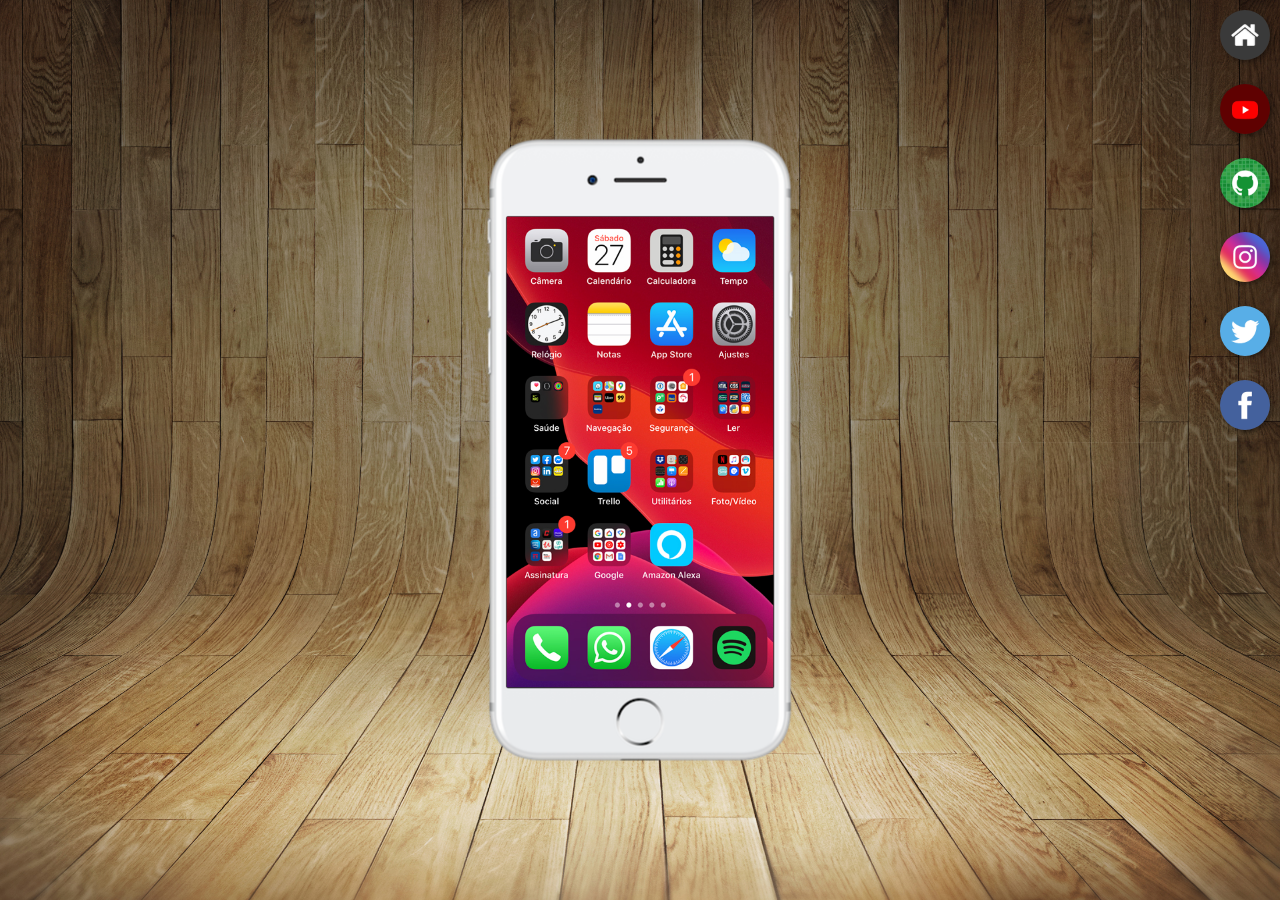
<file: index.html>
<!DOCTYPE html>
<html lang="pt-br">
<head>
  <meta charset="UTF-8">
  <meta name="viewport" content="width=device-width, initial-scale=1.0">
  <link rel="shortcut icon" href="favicon.ico" type="image/x-icon">
  <link rel="stylesheet" href="estilos/style.css">
  <title>Projeto Redes Sociais</title>
</head>
<body>
  <main>

    <section id="telefone">
      <iframe src="home.html" name="tela" id="tela" frameborder="0"></iframe>
    </section>

    <section id="redes-sociais">
      <a href="home.html
      " target="tela"><img src="imagens/logo-home.jpg" alt="home"></a><br>
      <a href="youtube.html" target="tela"><img src="imagens/logo-youtube.jpg" alt="YouTube"></a><br>
      <a href="github.html" target="tela"><img src="imagens/logo-github.jpg" alt="GitHub"></a><br>
      <a href="instagram.html" target="tela"><img src="imagens/logo-instagram.jpg" alt="Instagram"></a><br>
      <a href="twiter.html" target="tela"><img src="imagens/logo-twitter.jpg" alt="Twitter"></a><br>
      <a href="facebook.html" target="tela"><img src="imagens/logo-facebook.jpg" alt="Facebook"></a>
    </section>

  </main>

</body>
</html>
</file>
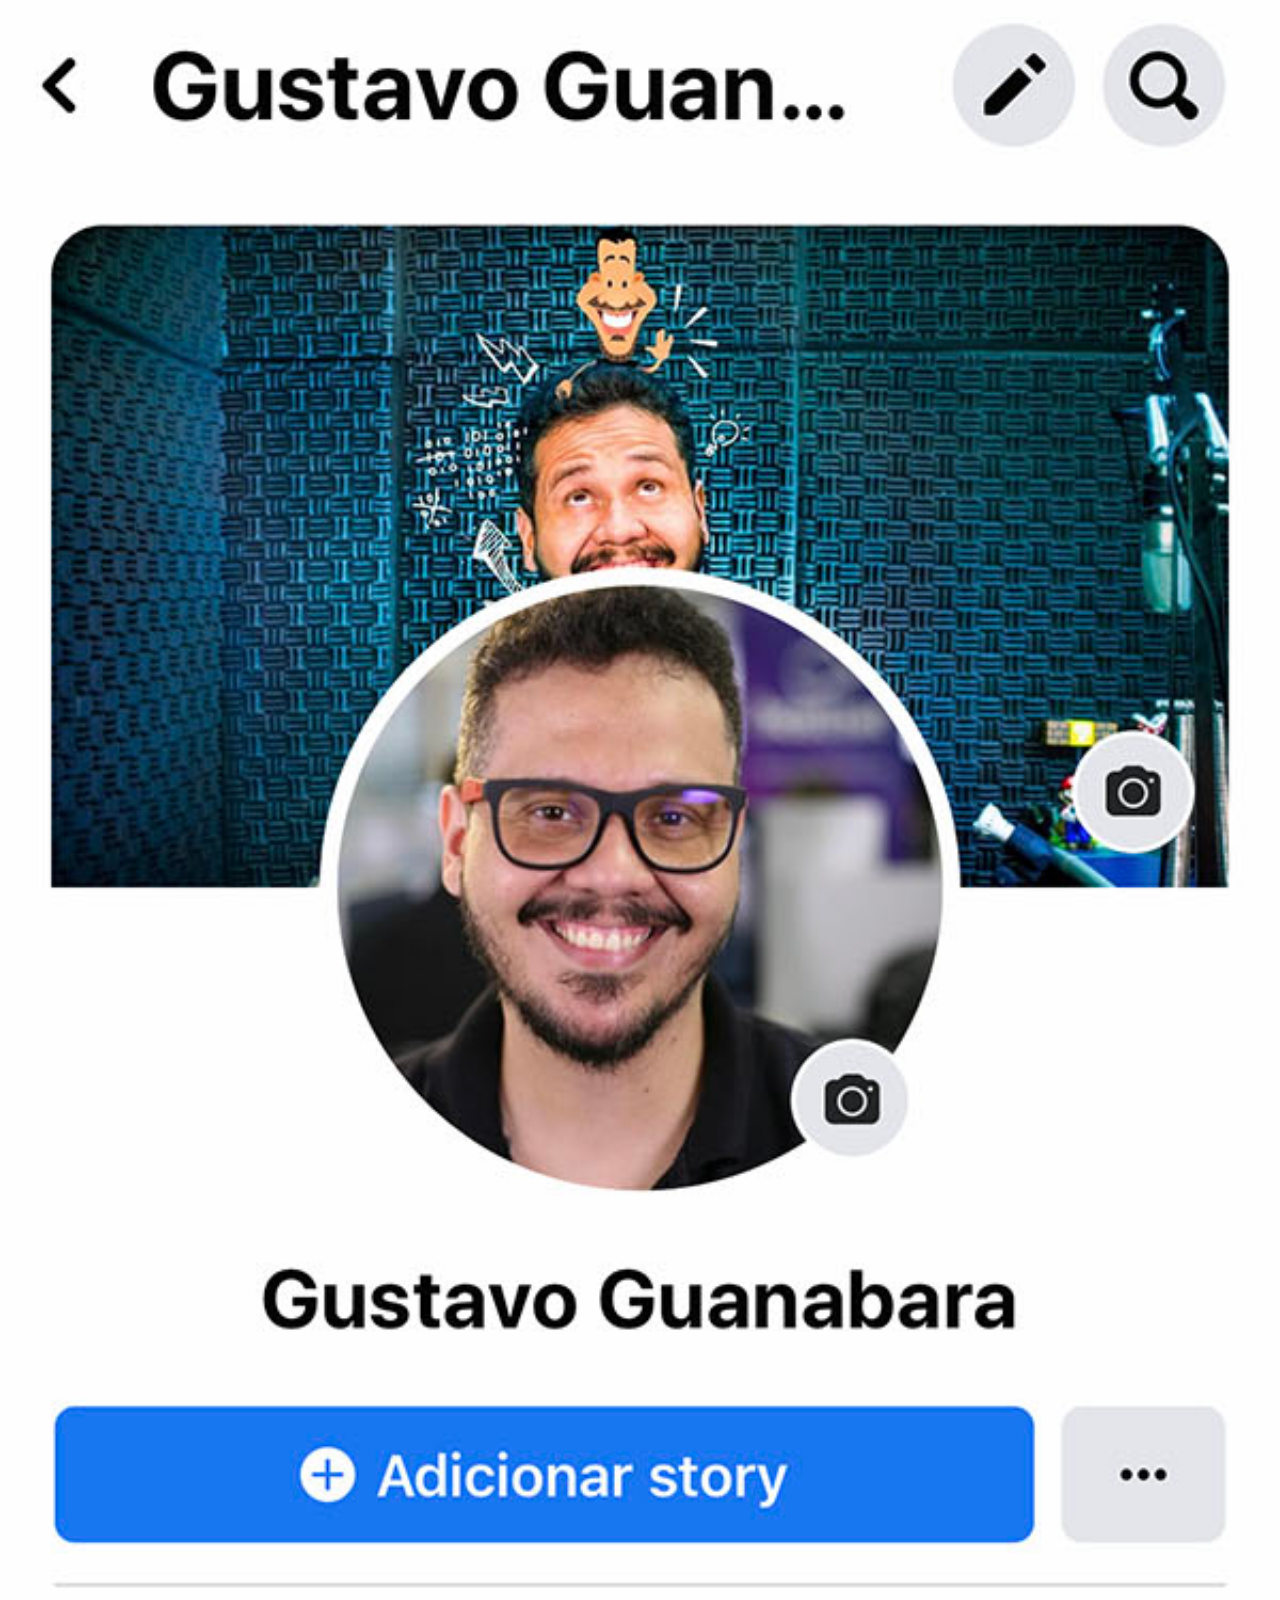
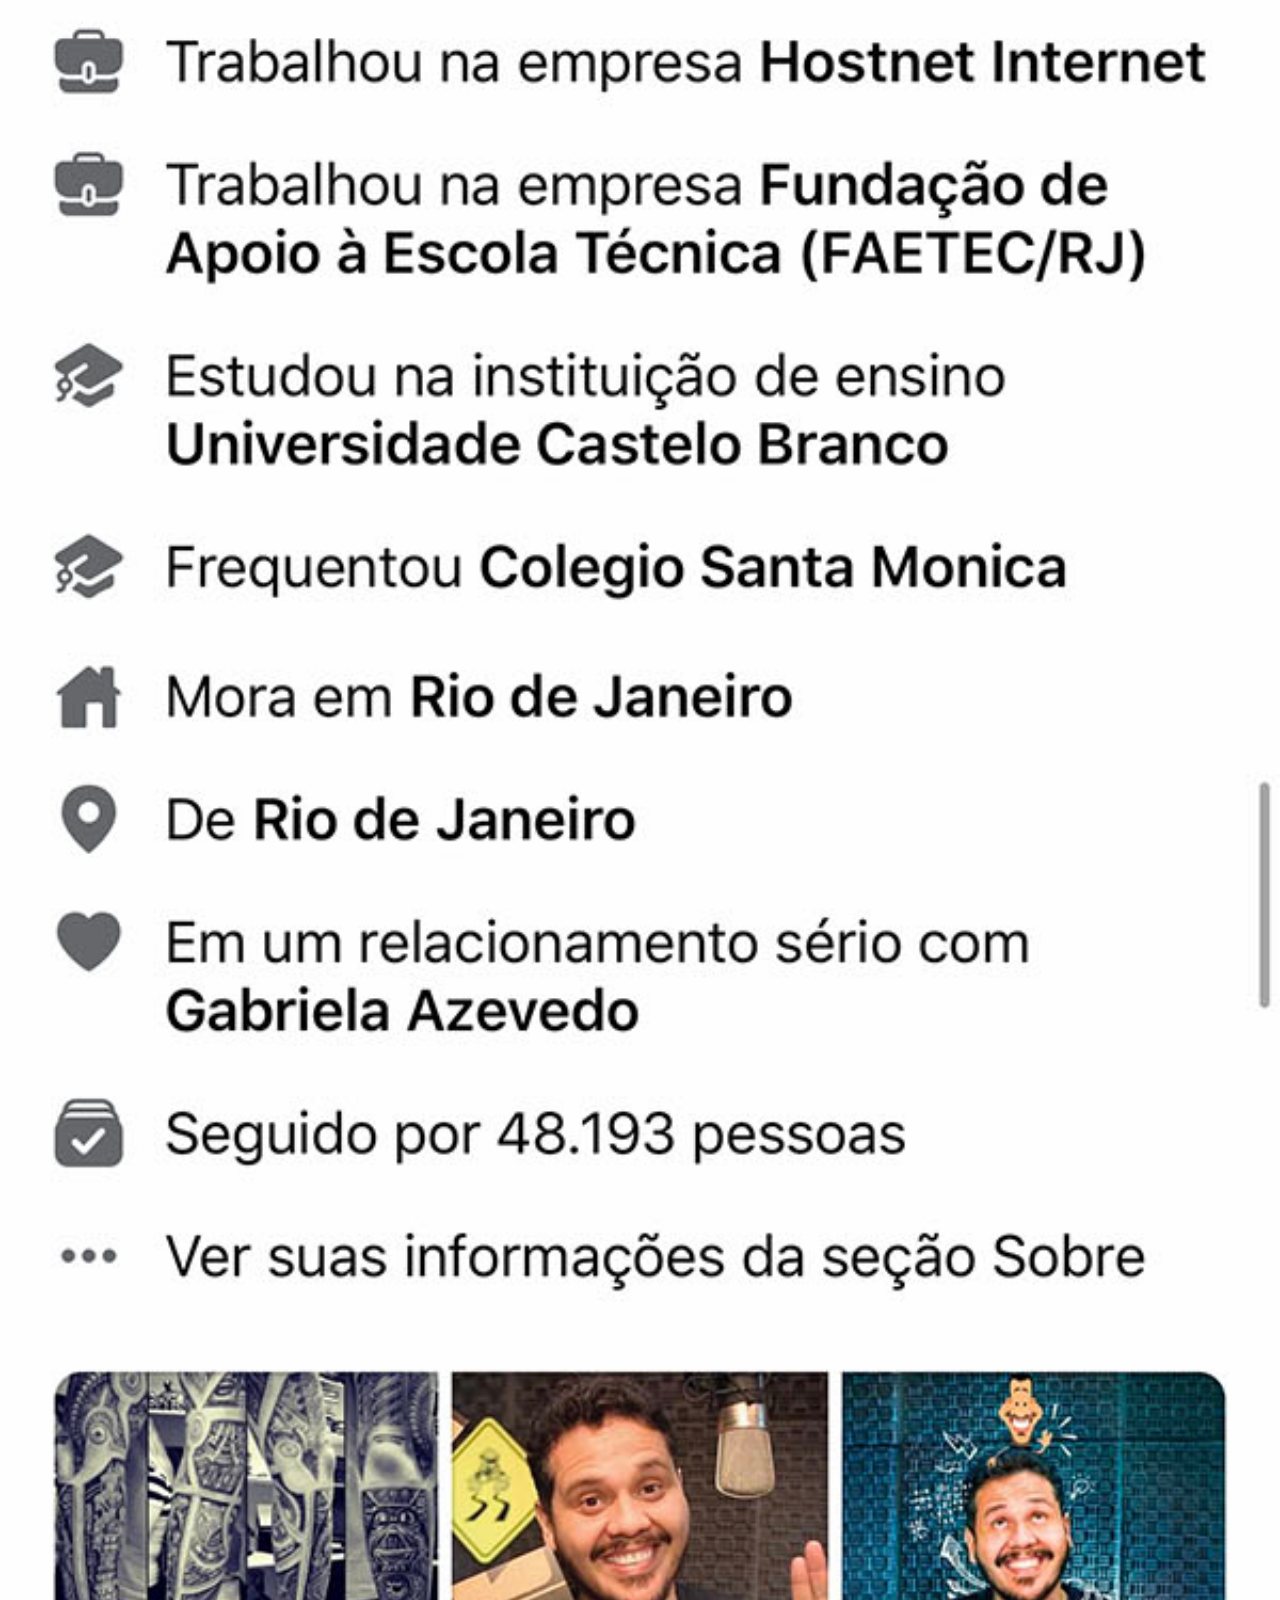
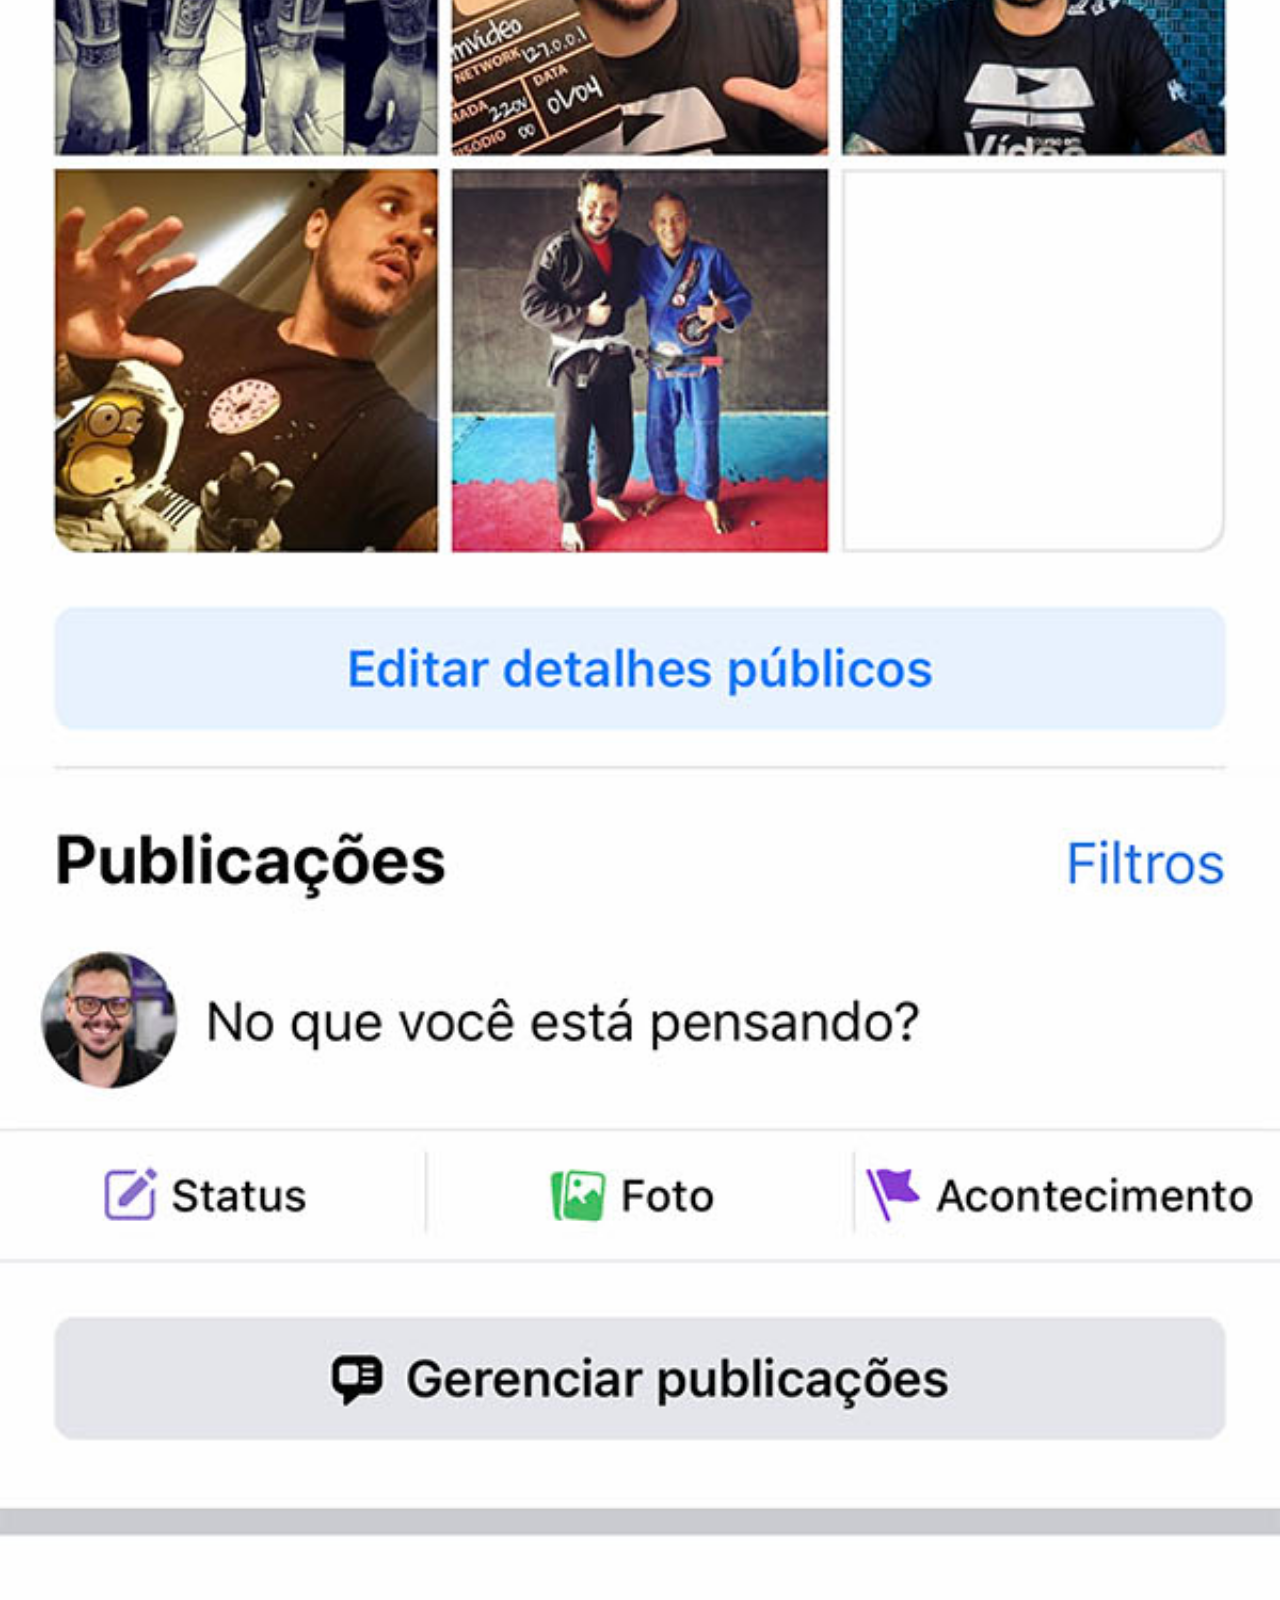
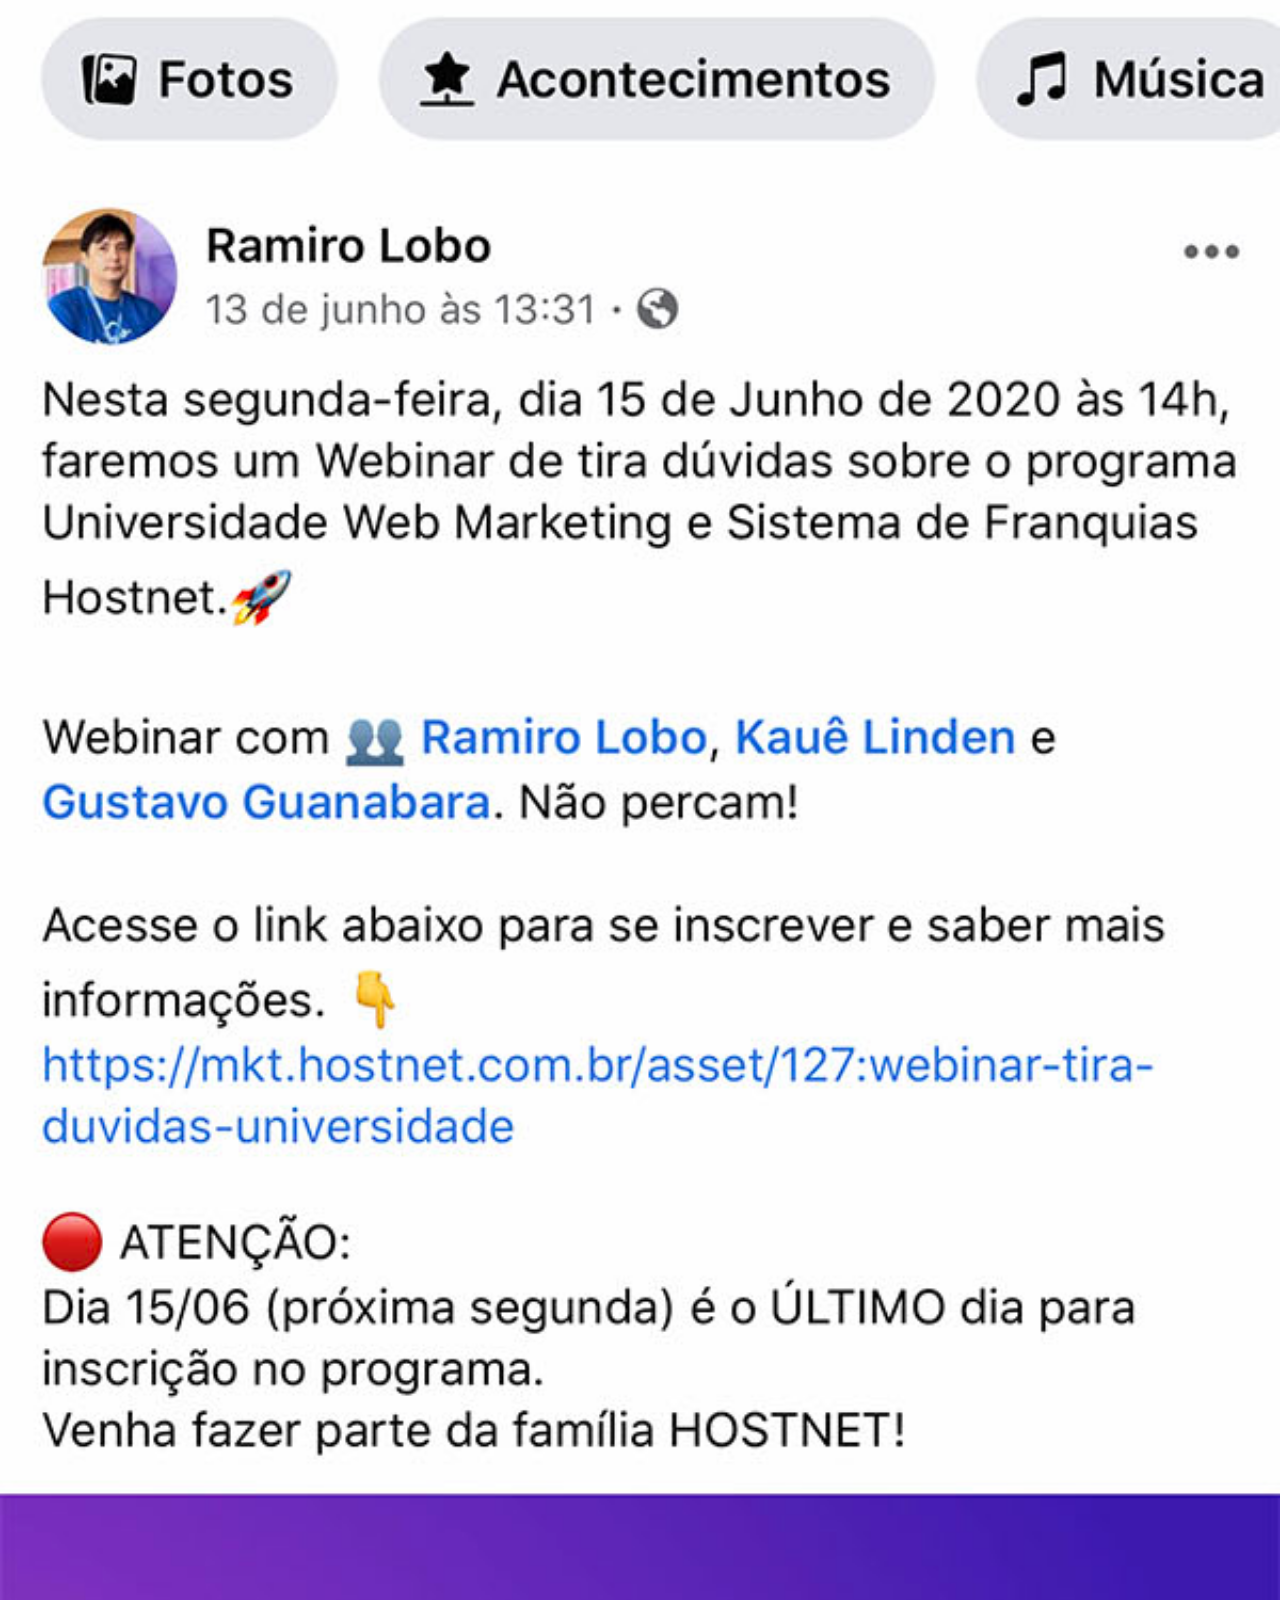
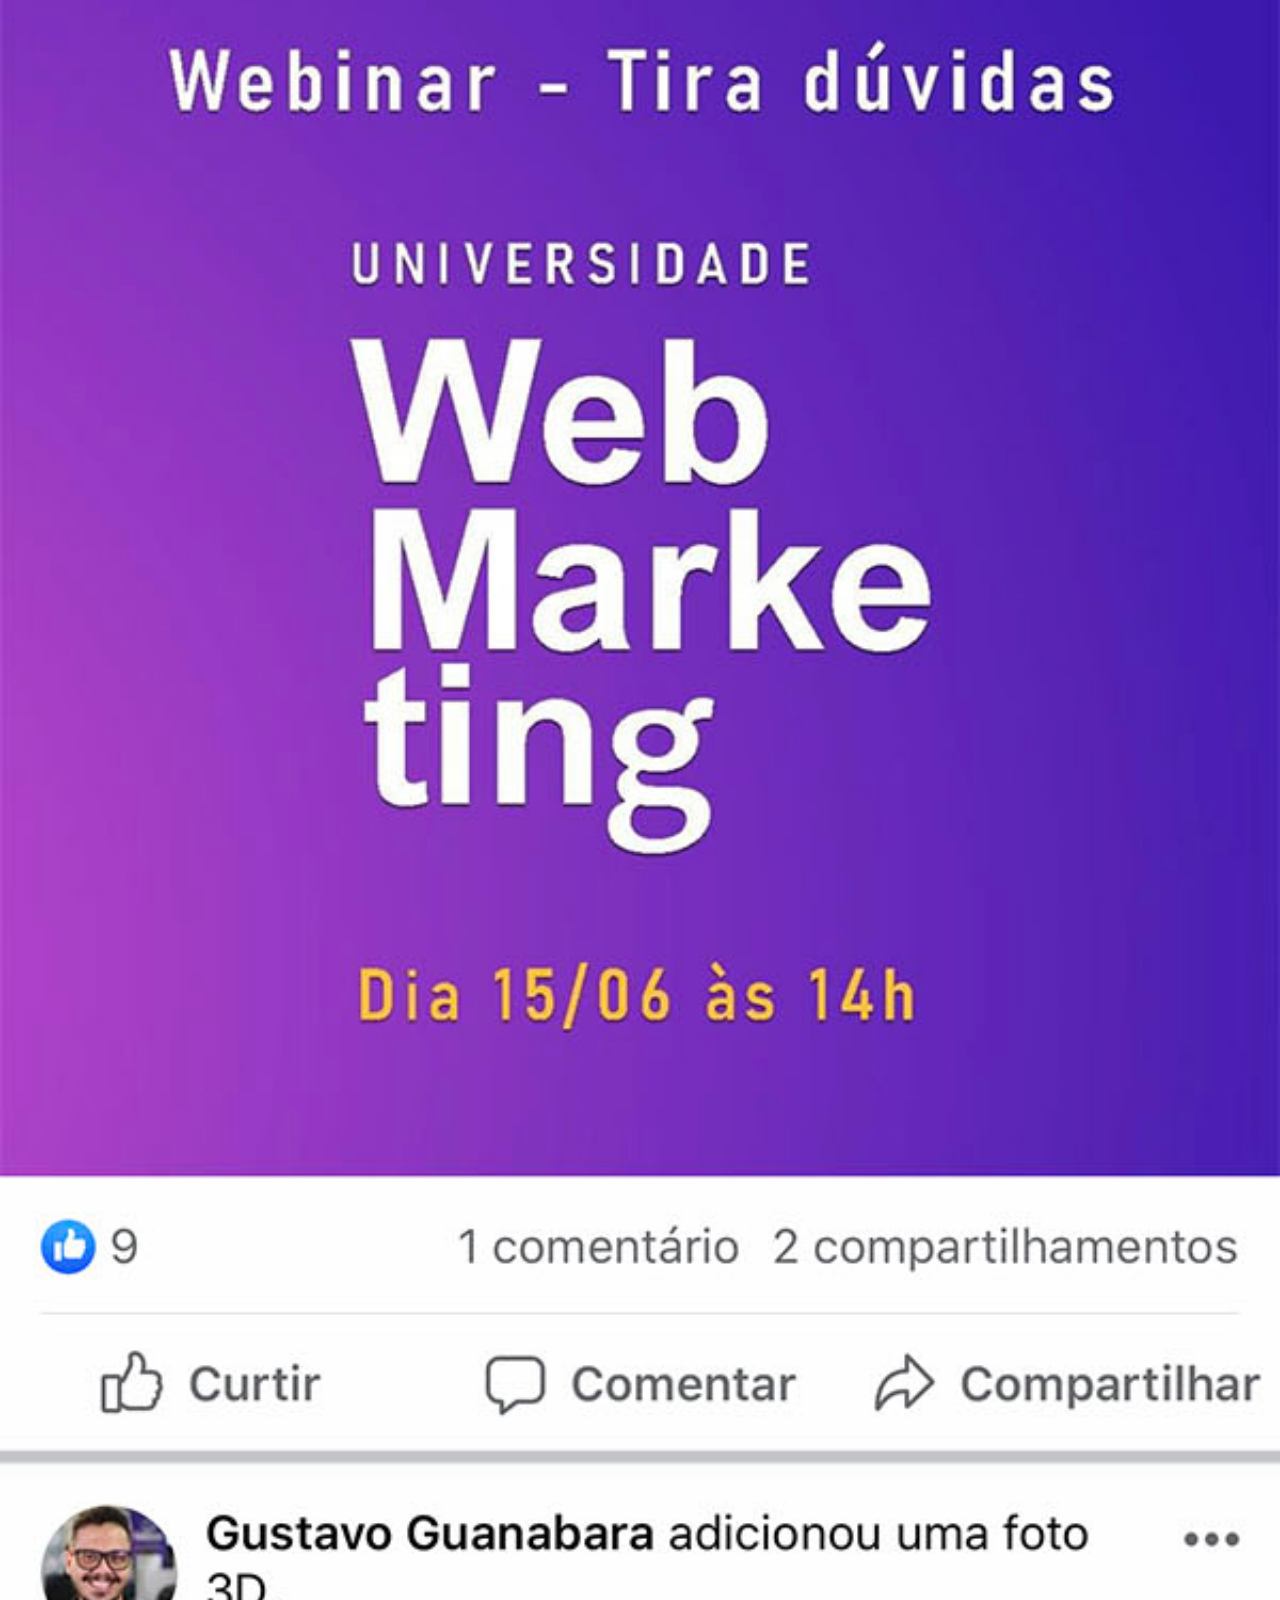
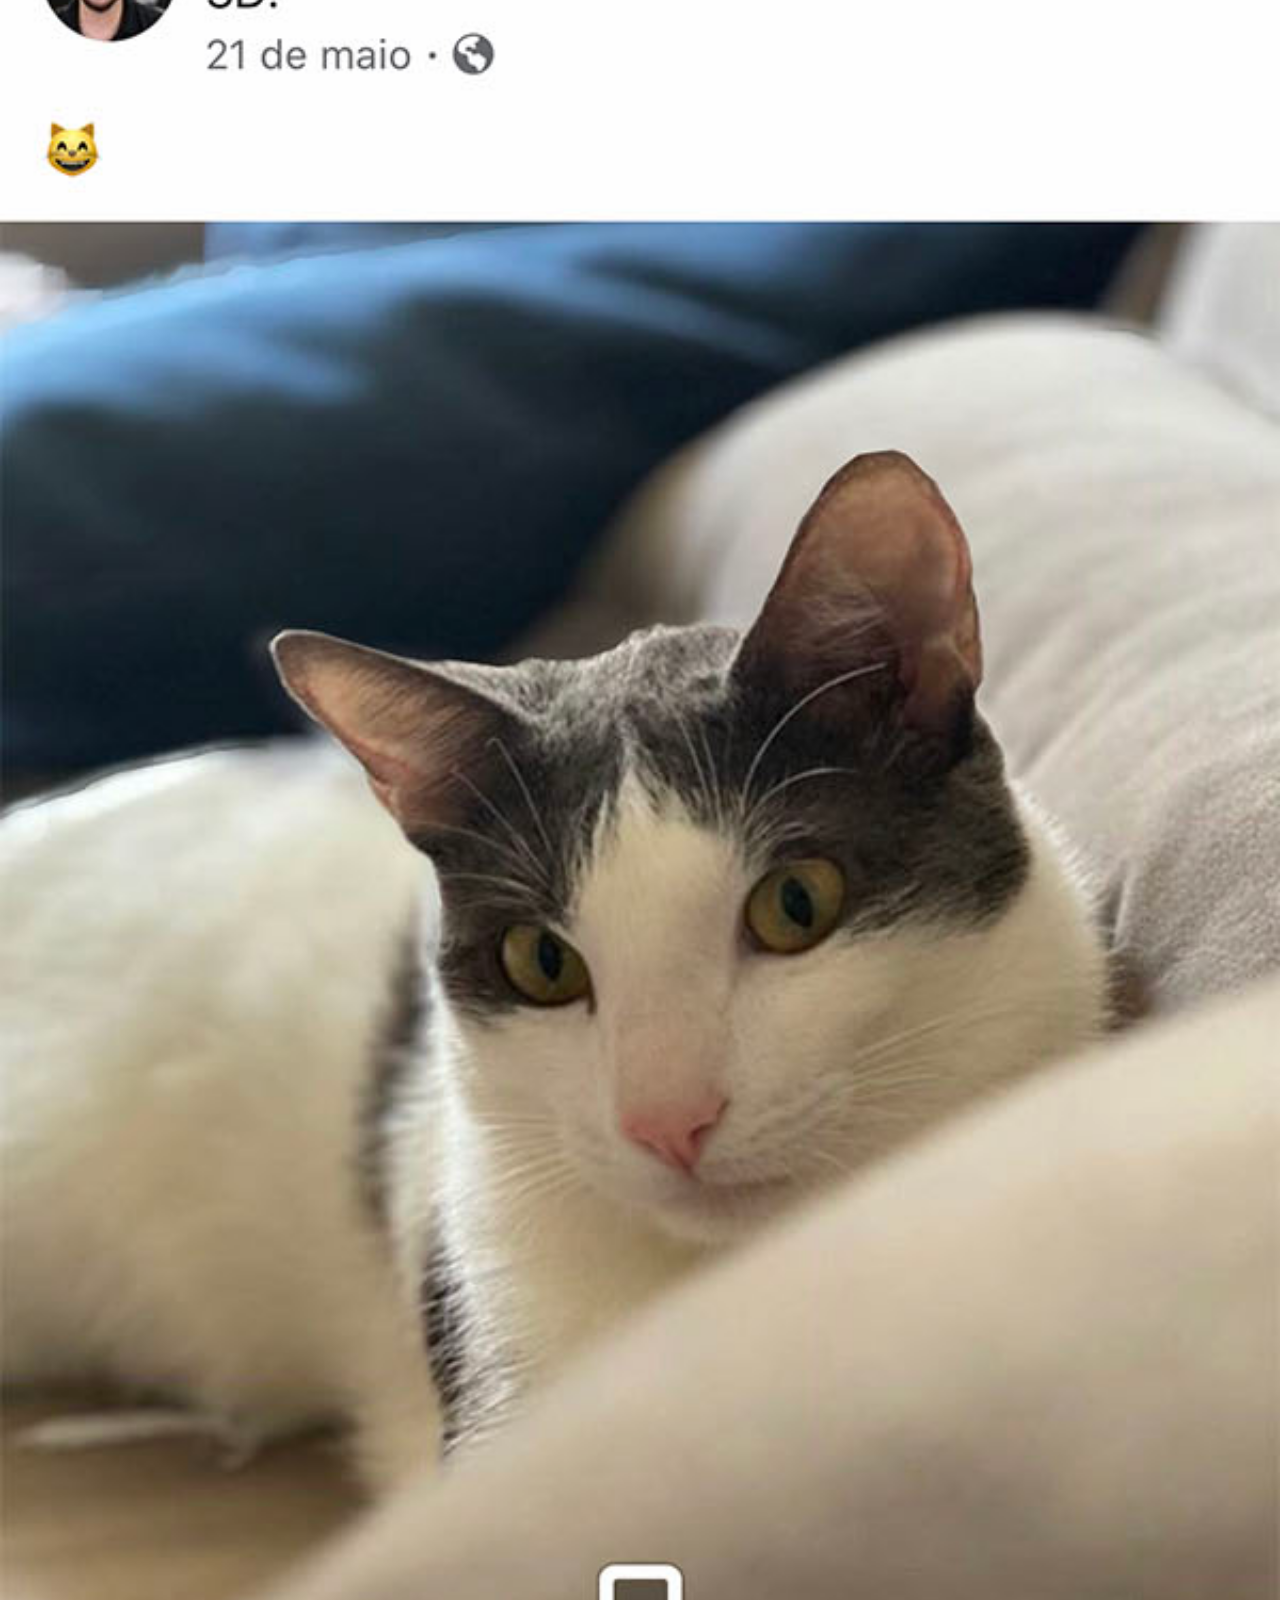
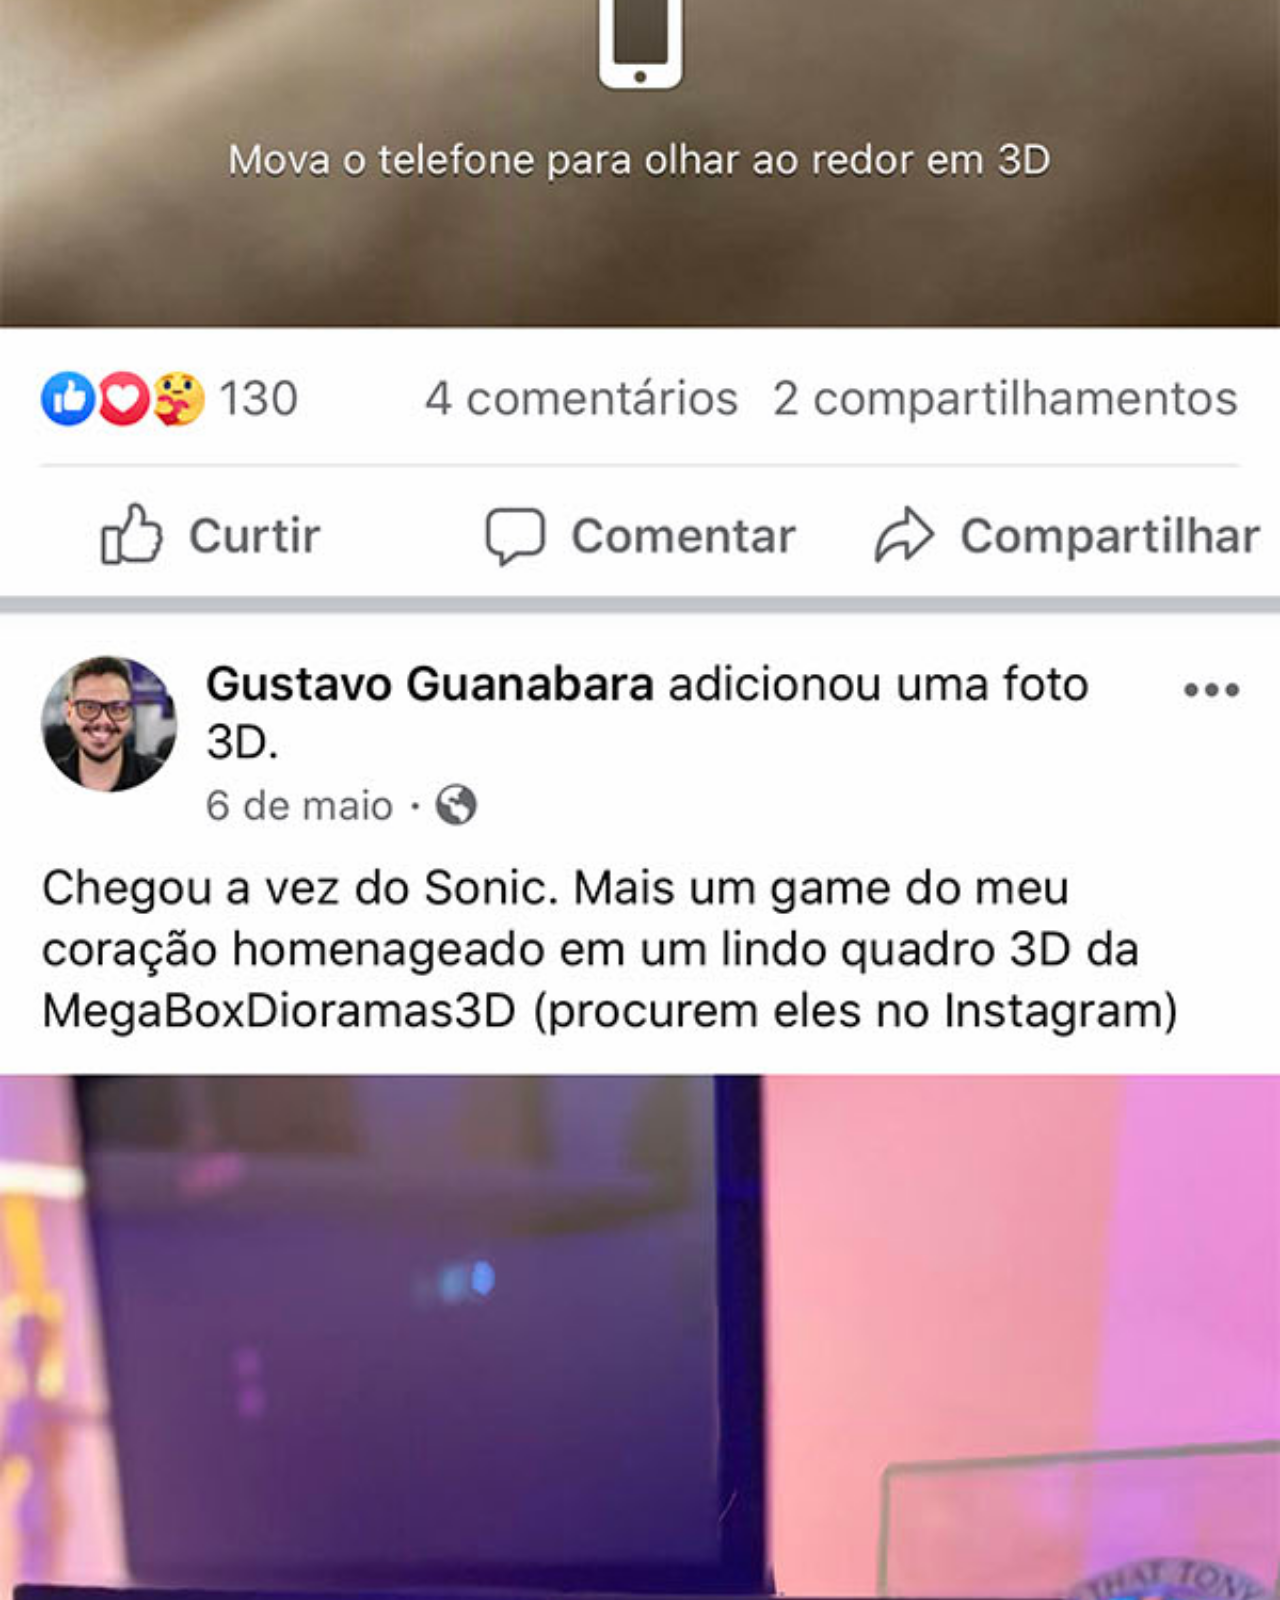
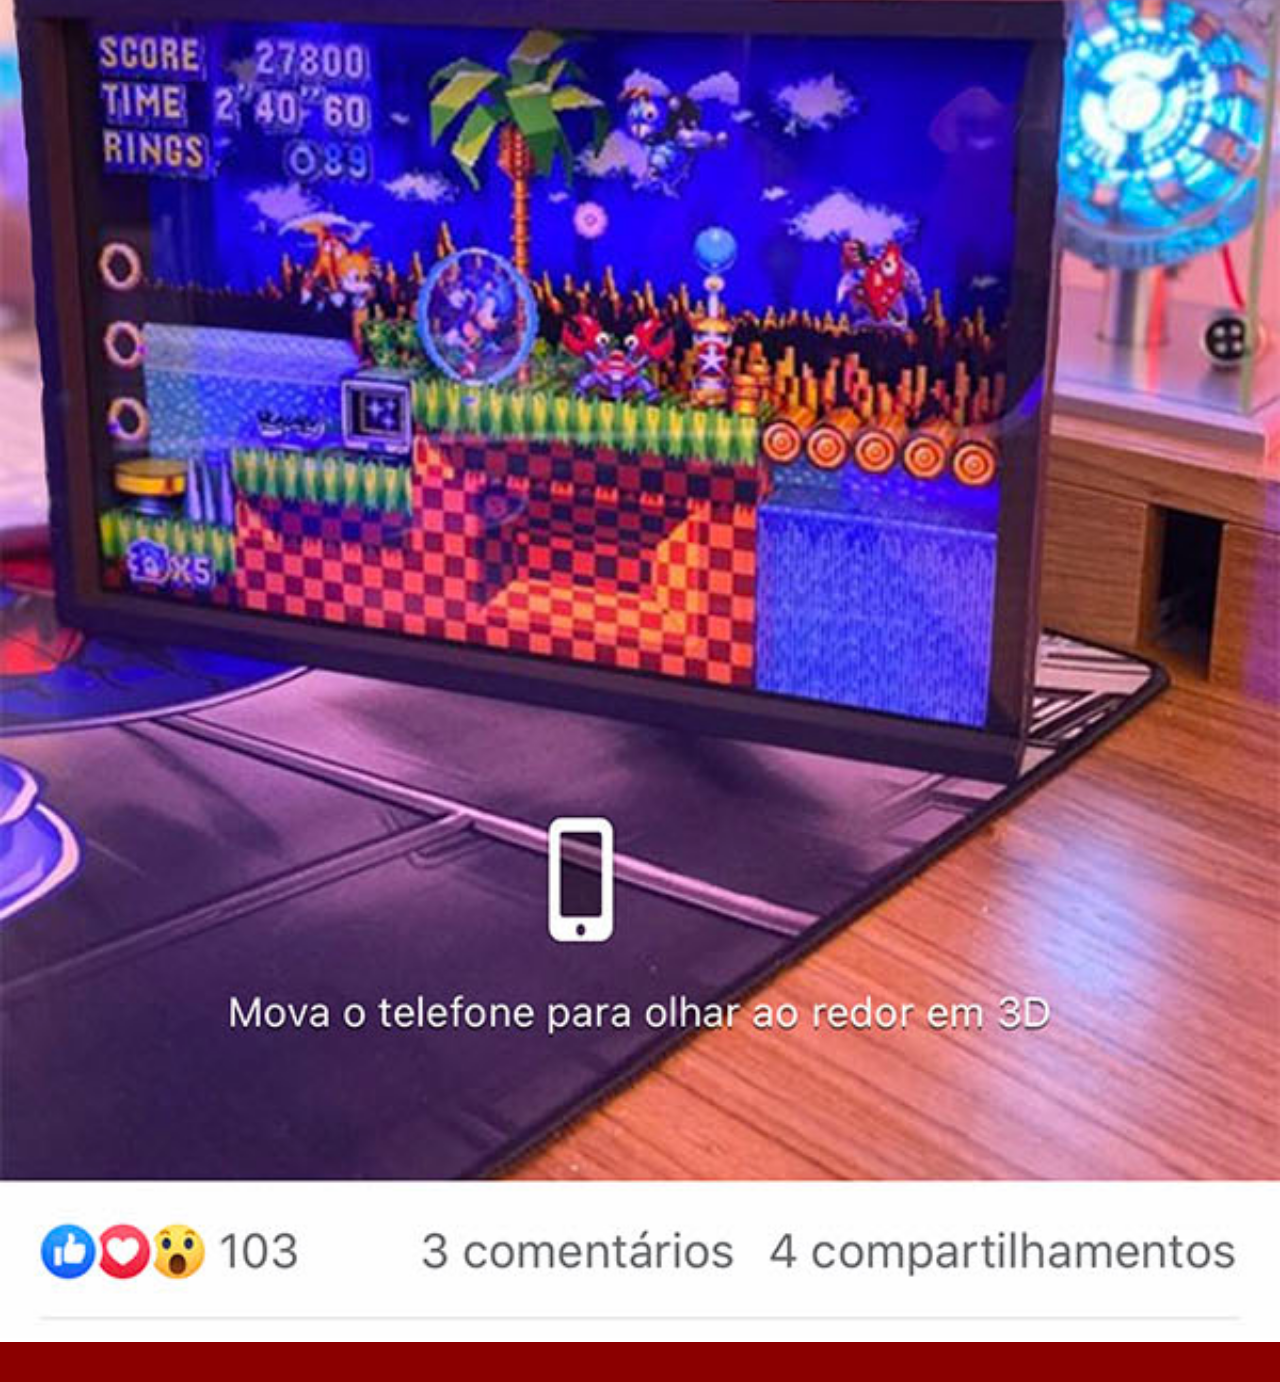
<file: facebook.html>
<!DOCTYPE html>
<html lang="pt-br">
<head>
  <meta charset="UTF-8">
  <meta name="viewport" content="width=device-width, initial-scale=1.0">
  <link rel="stylesheet" href="estilos/social.css">
  <title>Facebook</title>
</head>
<body>
  <img src="imagens/tela-facebook.jpg" alt="Facebook">
  <a href="https://www.facebook.com/vitor.braga" target="_blank"></a>
</body>
</html>
</file>
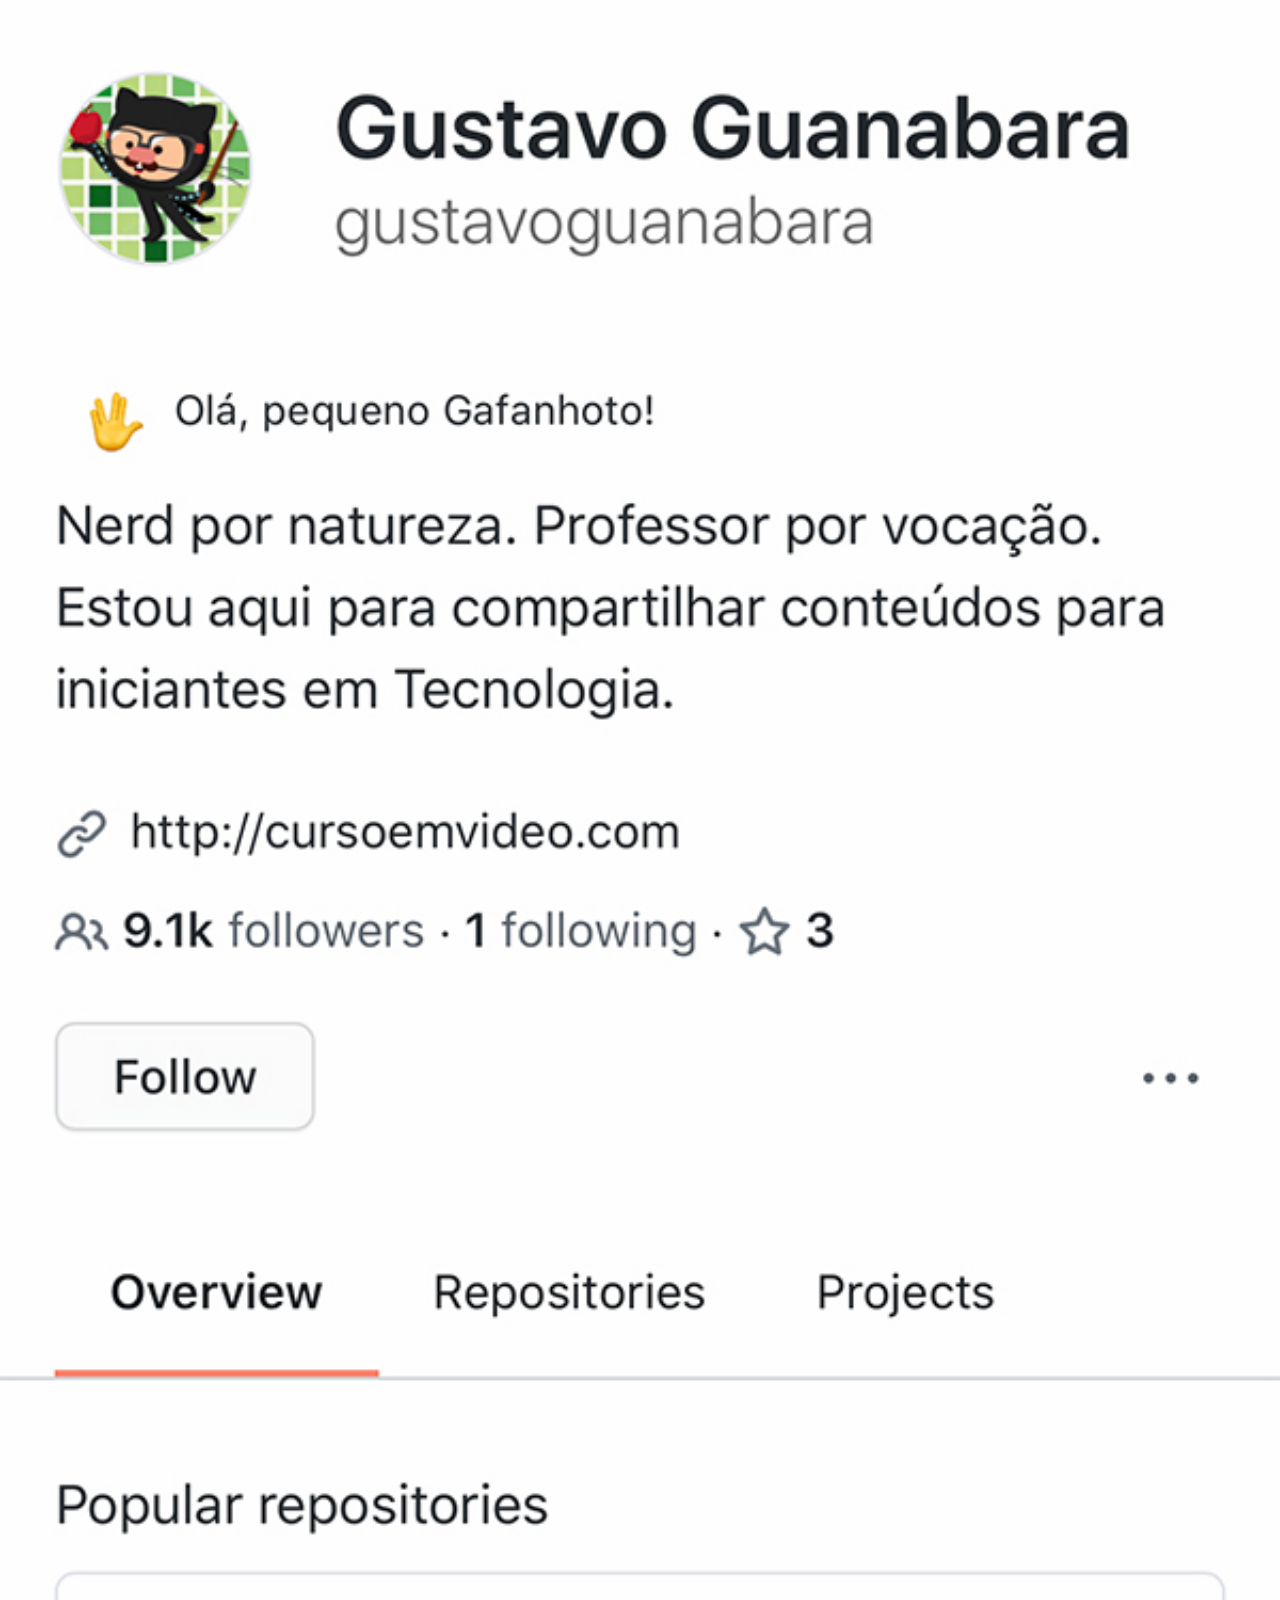
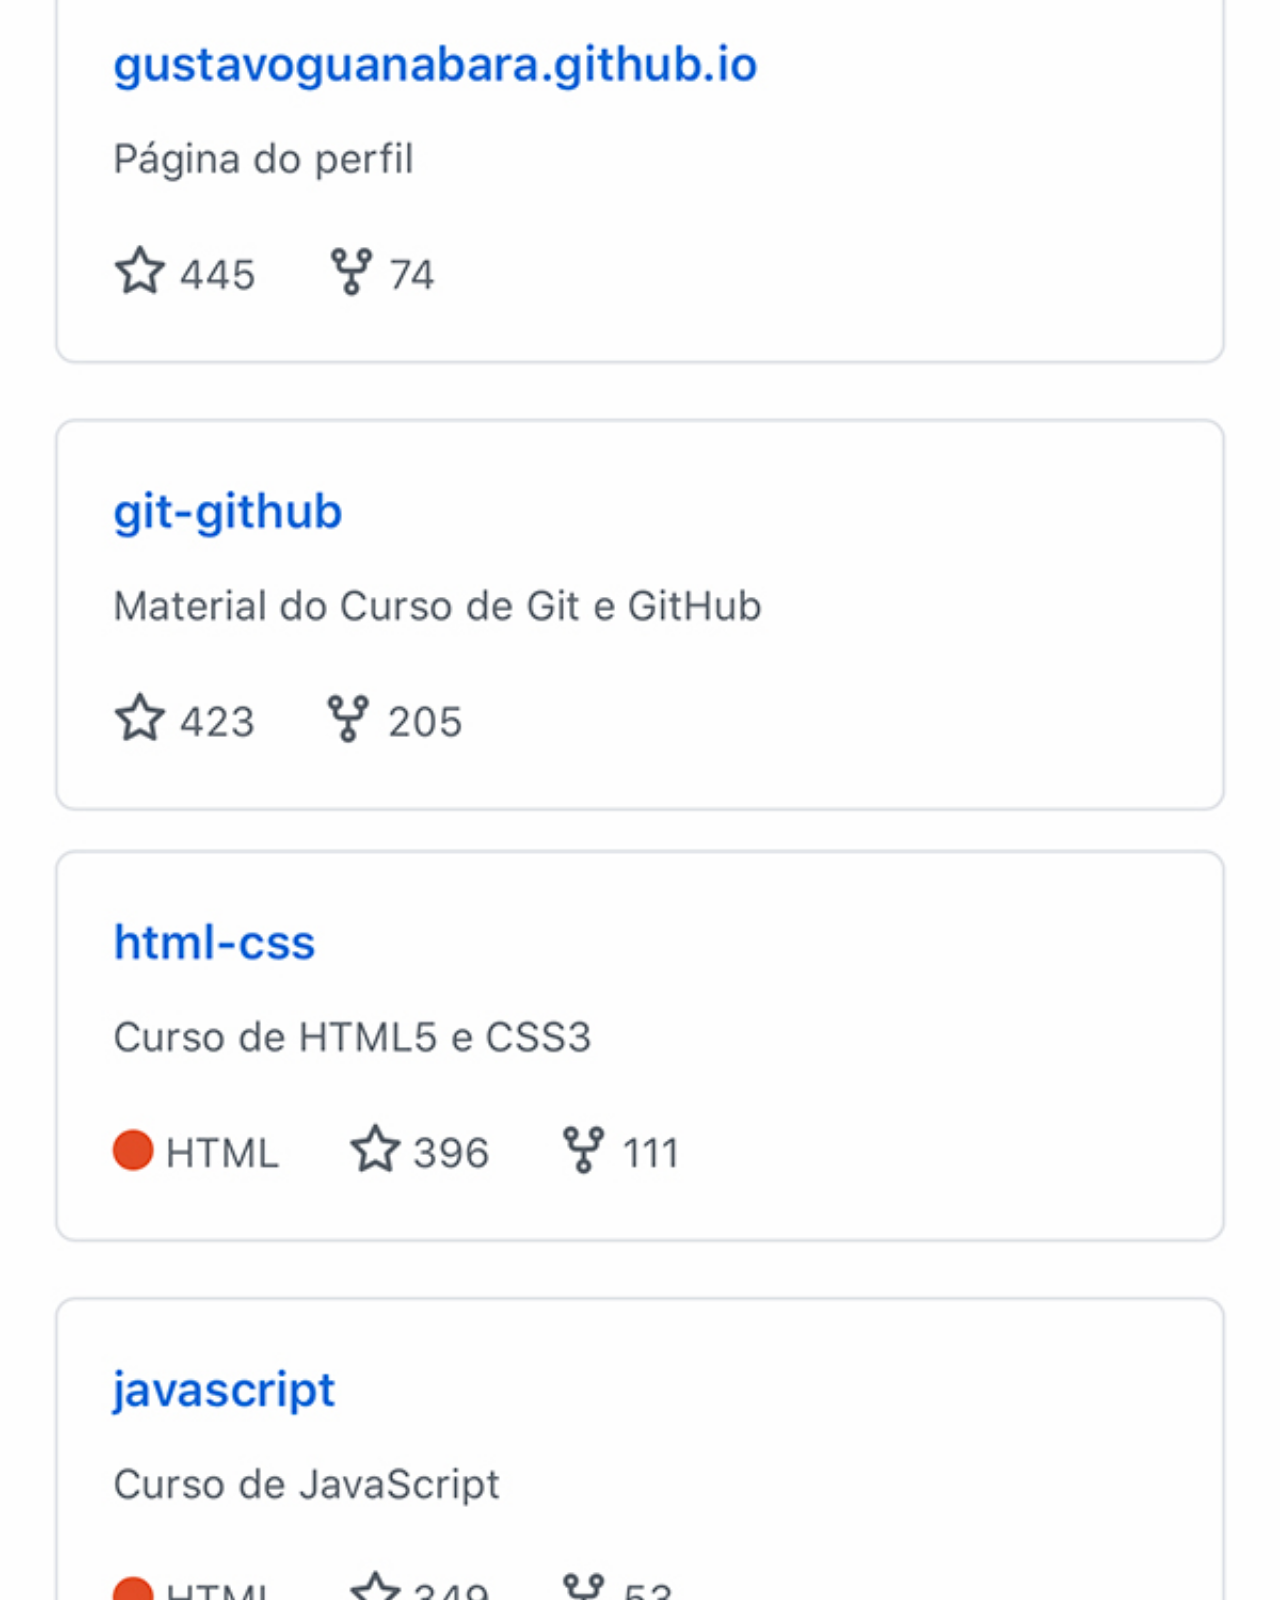
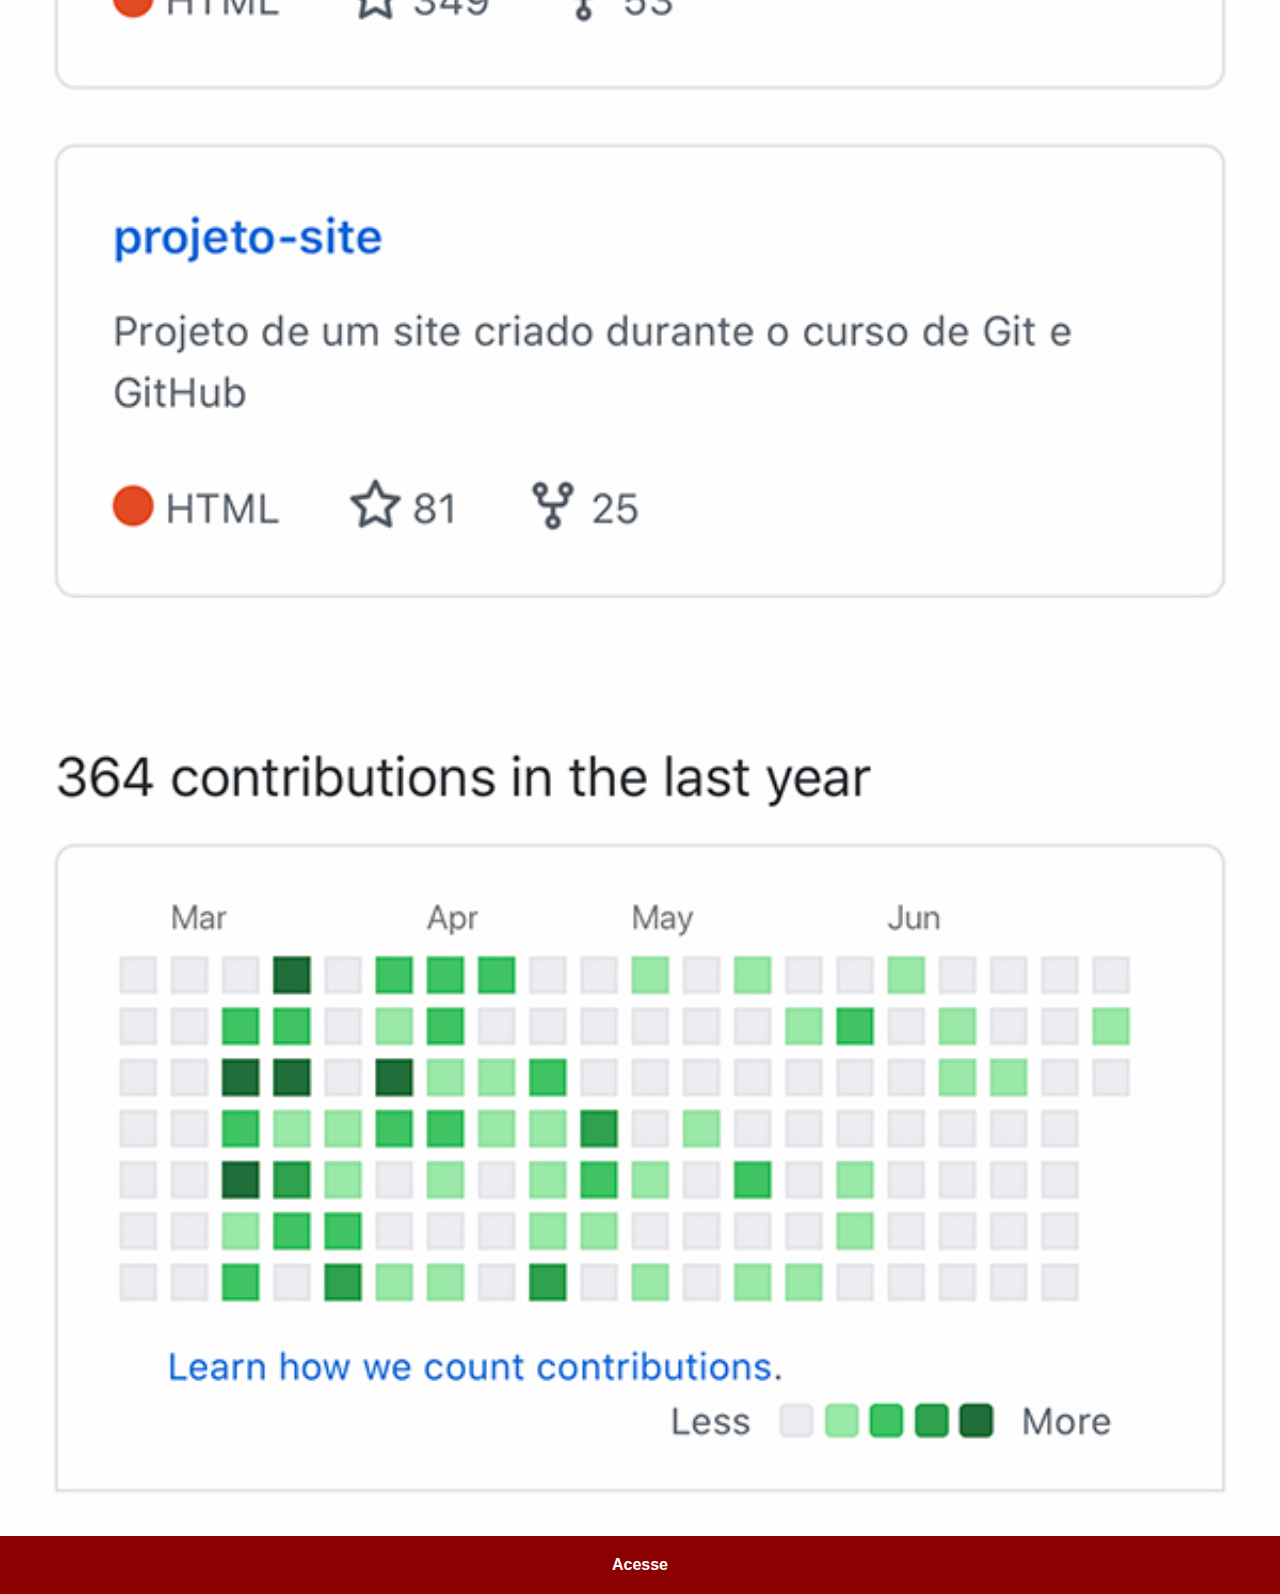
<file: github.html>
<!DOCTYPE html>
<html lang="pt-br">
<head>
  <meta charset="UTF-8">
  <meta name="viewport" content="width=device-width, initial-scale=1.0">
  <link rel="stylesheet" href="estilos/social.css">
  <title>GitHub</title>
</head>
<body>
  <img src="imagens/tela-github.jpg" alt="GitHub">
  <a href="https://www.github.com/gustavoguanabara/" target="_blank">Acesse</a>
</body>
</html>
</file>
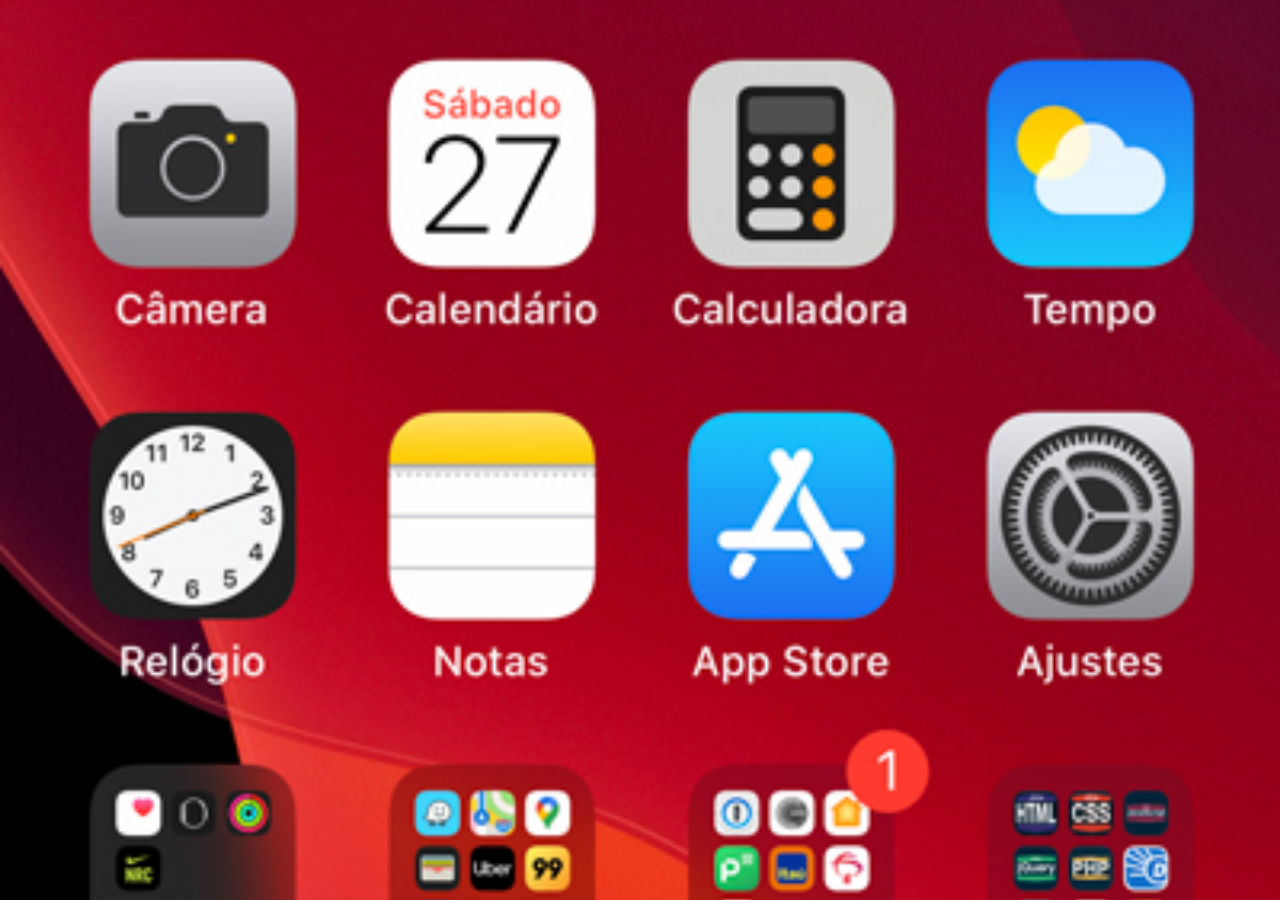
<file: home.html>
<!DOCTYPE html>
<html lang="pt-br">
<head>
  <meta charset="UTF-8">
  <meta name="viewport" content="width=device-width, initial-scale=1.0">
  <title>Home</title>
  <style>
    * {
      margin: 0px;
      padding: 0px;
    }
    body {
      width: 100vw;
      height: 100vh;
      background: black url(imagens/tela-home.jpg) no-repeat top center;
      background-size: cover;
    }
  </style>
</head>
<body>

</body>
</html>
</file>
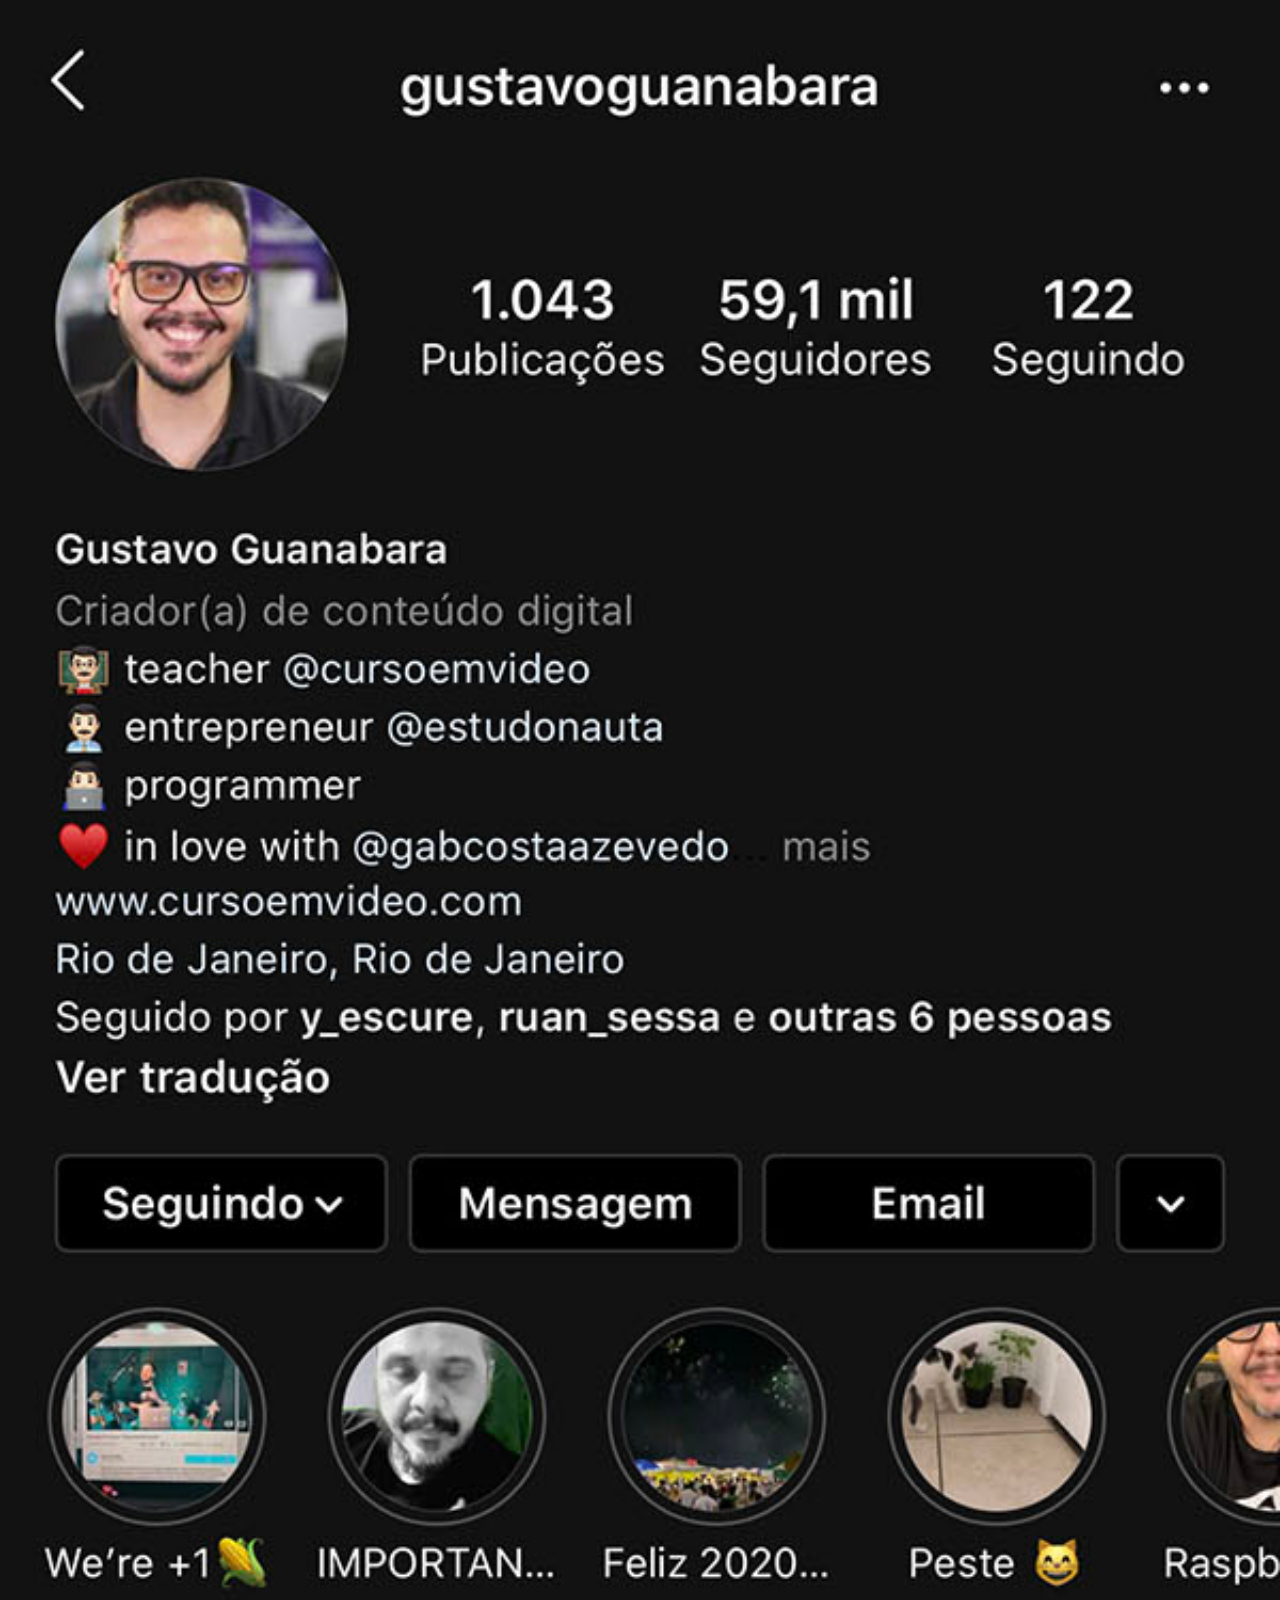
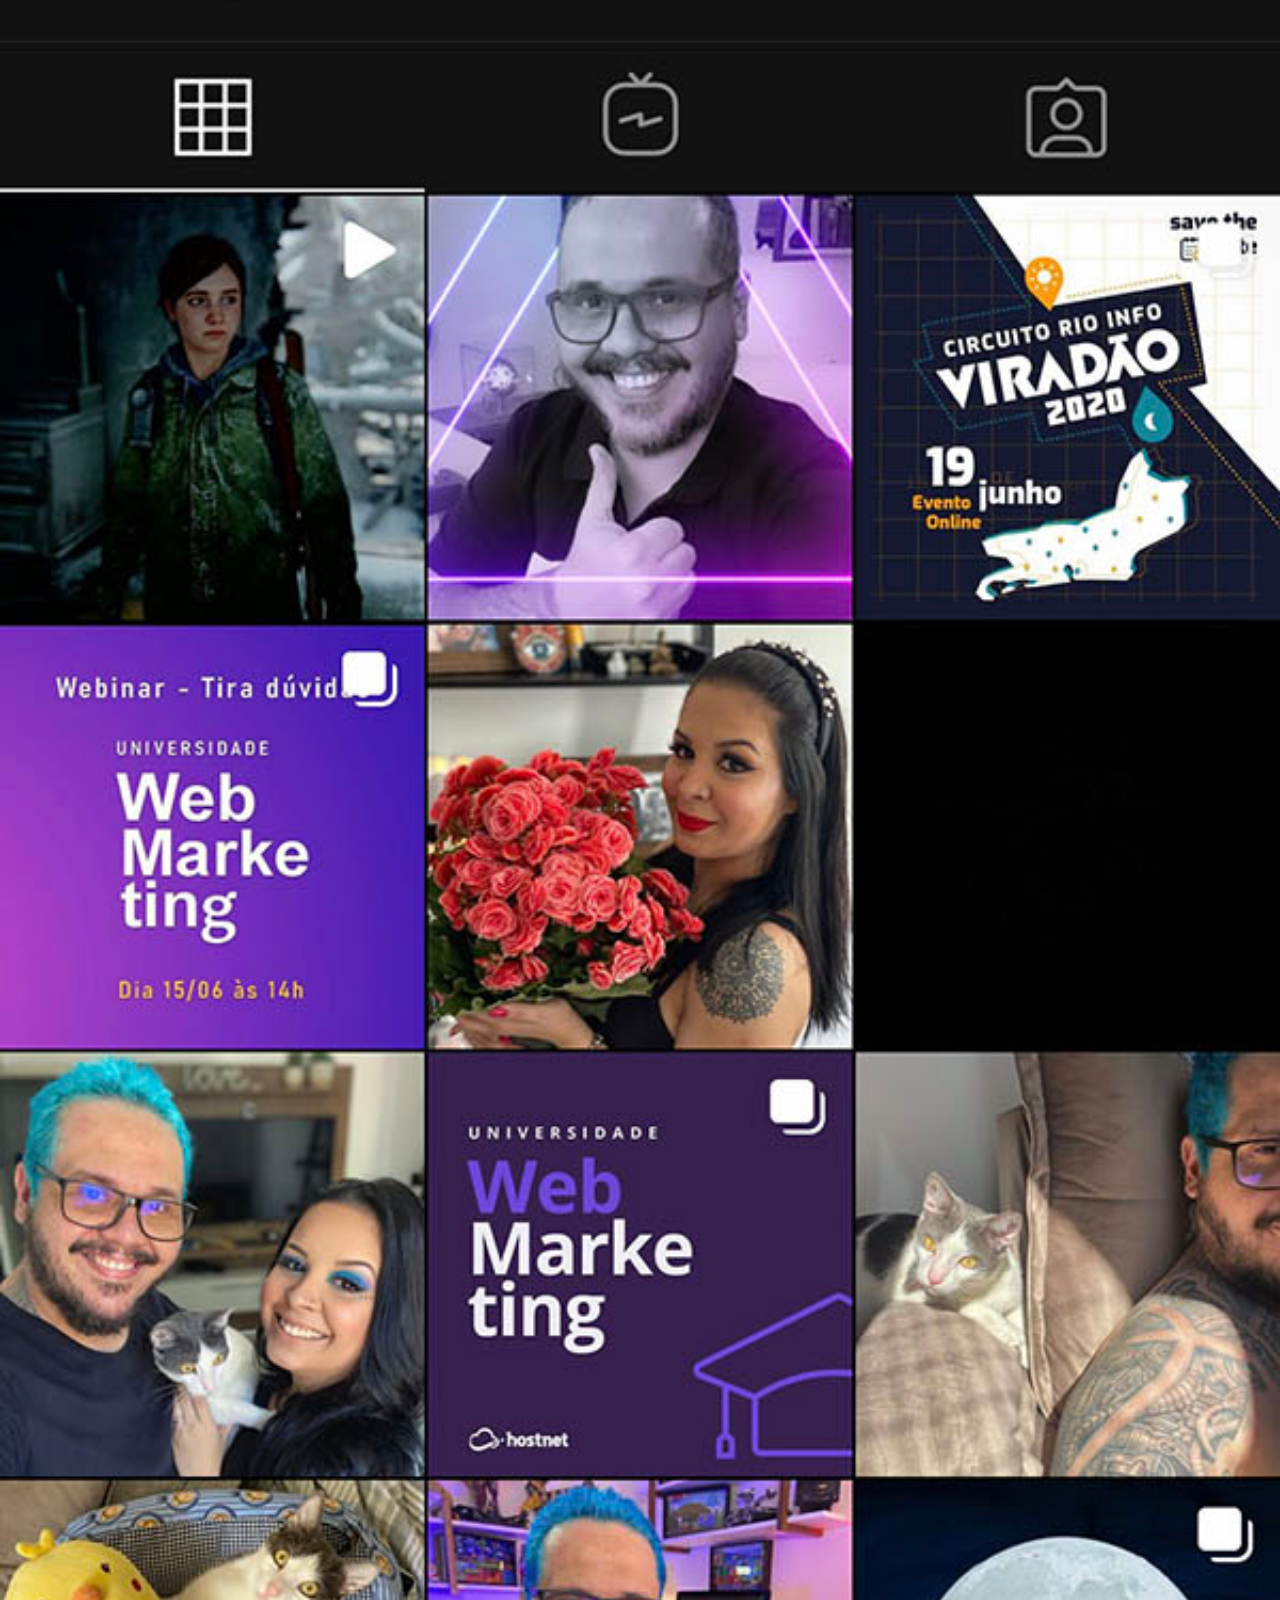
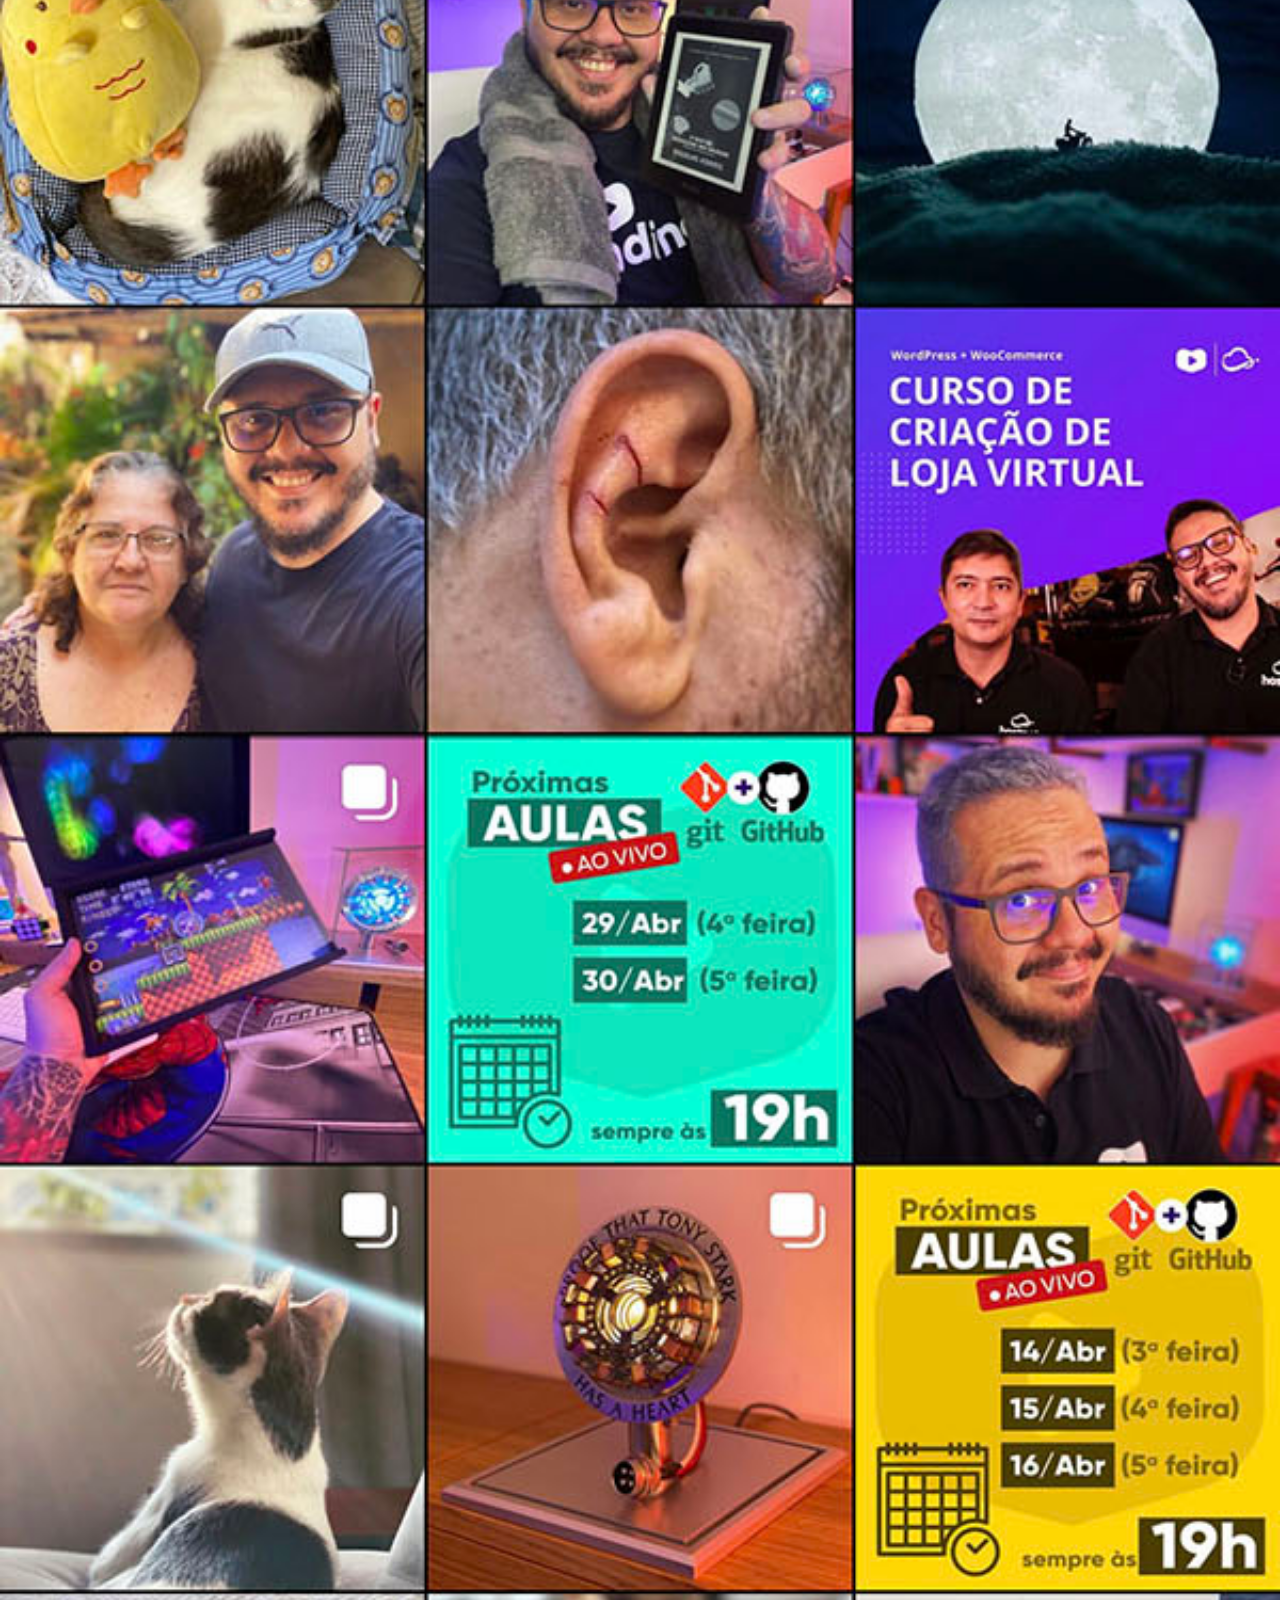
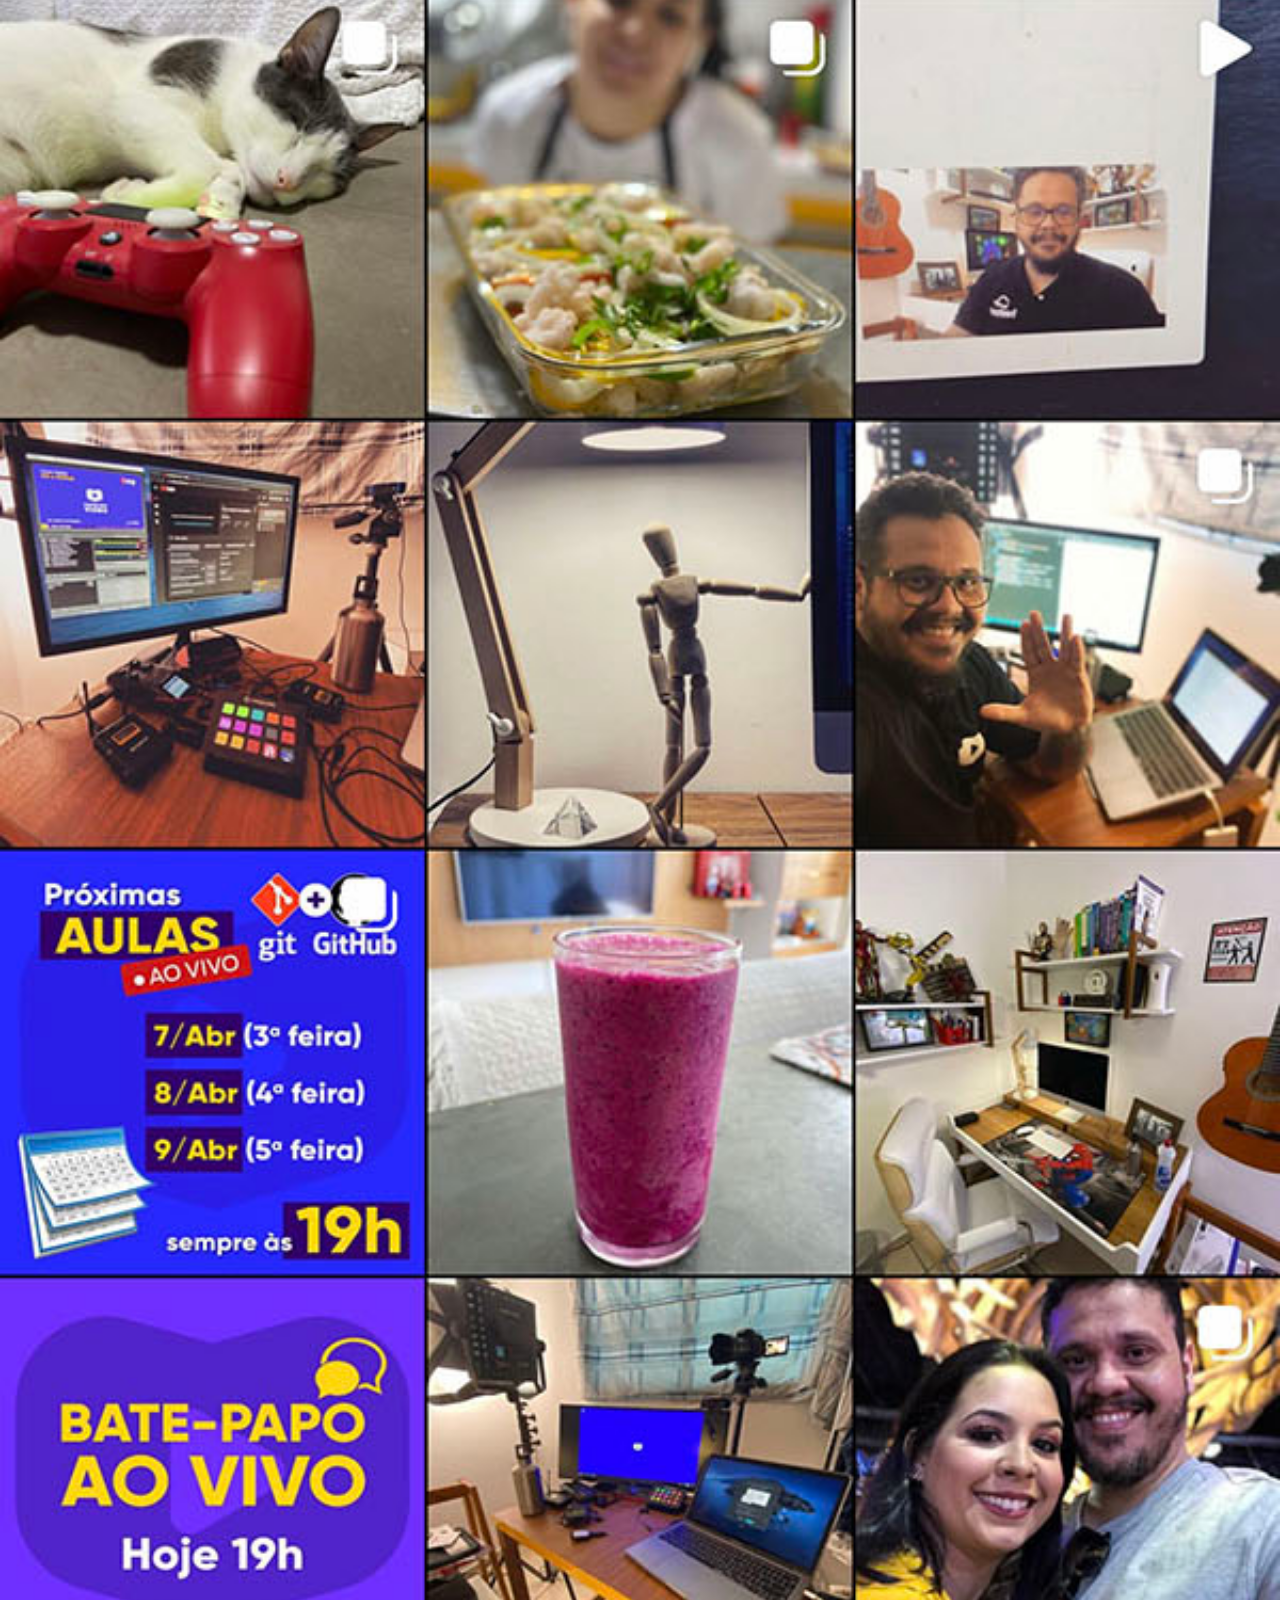
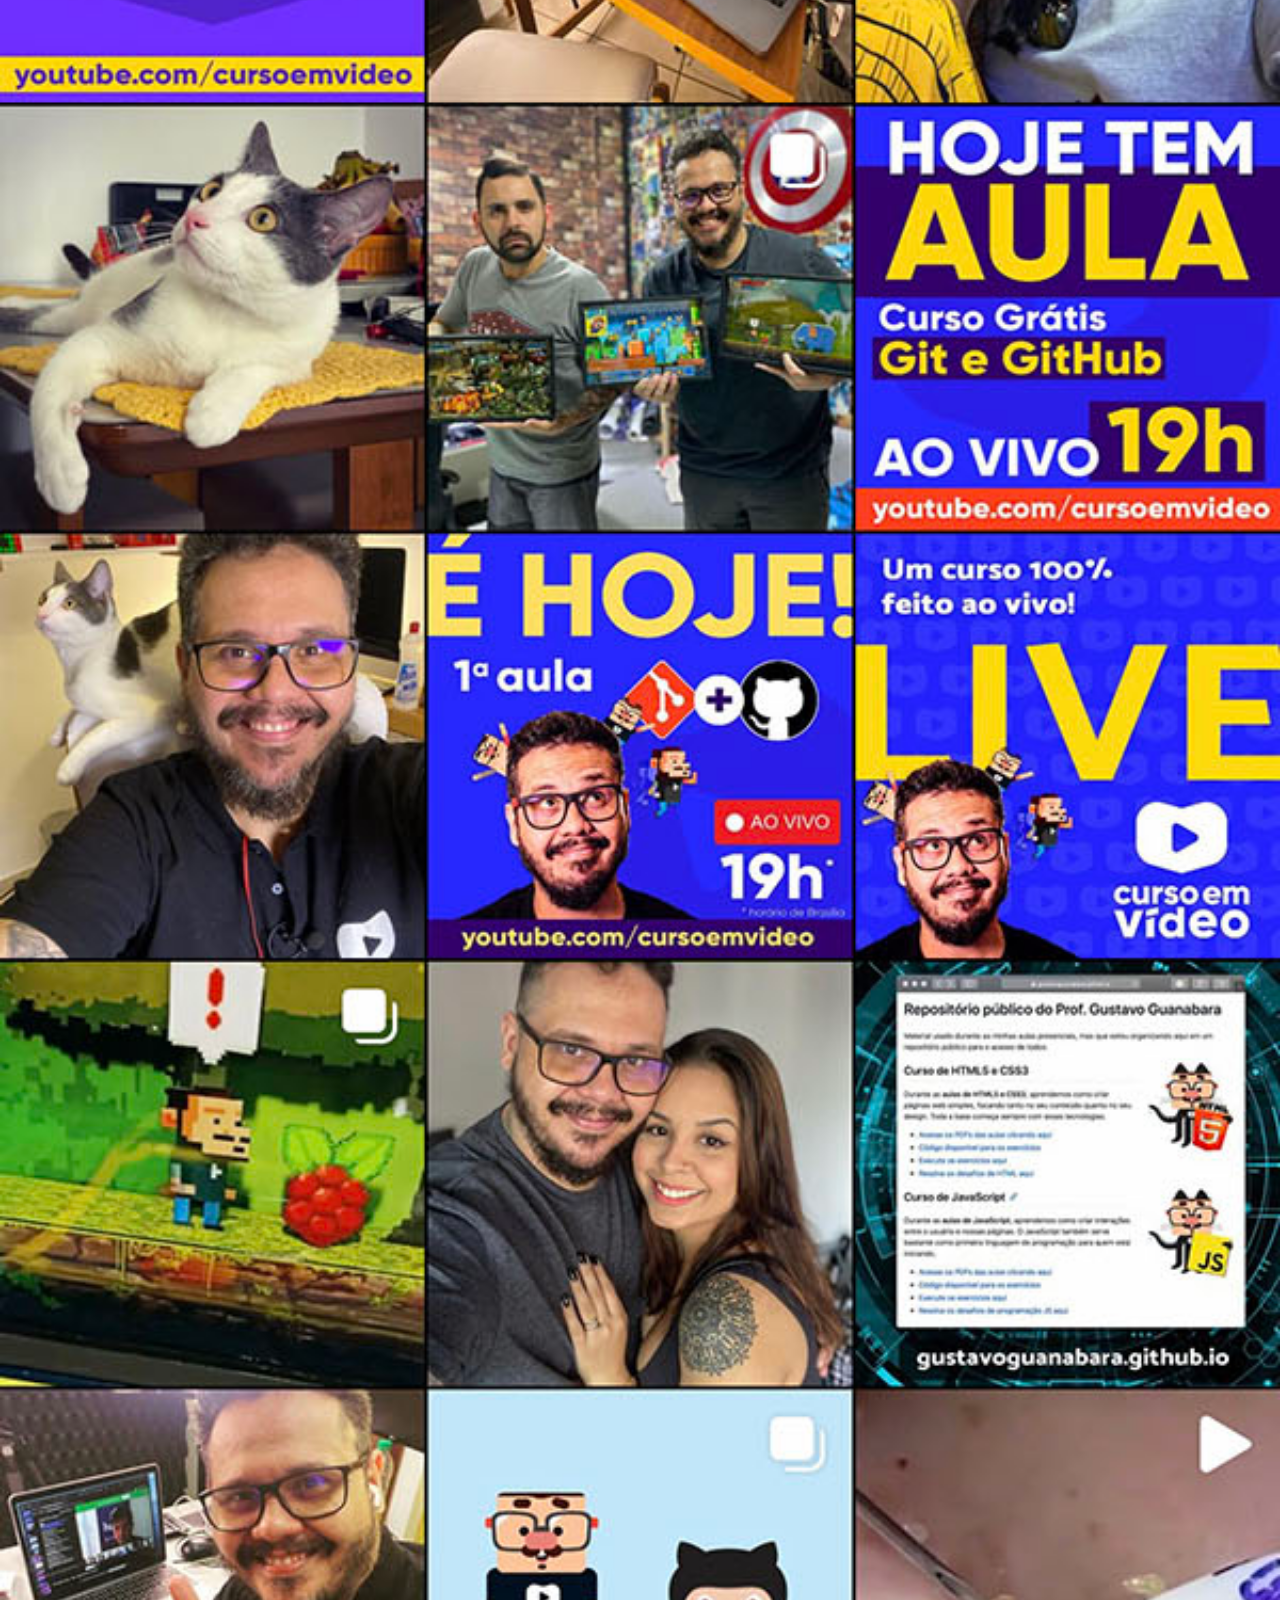
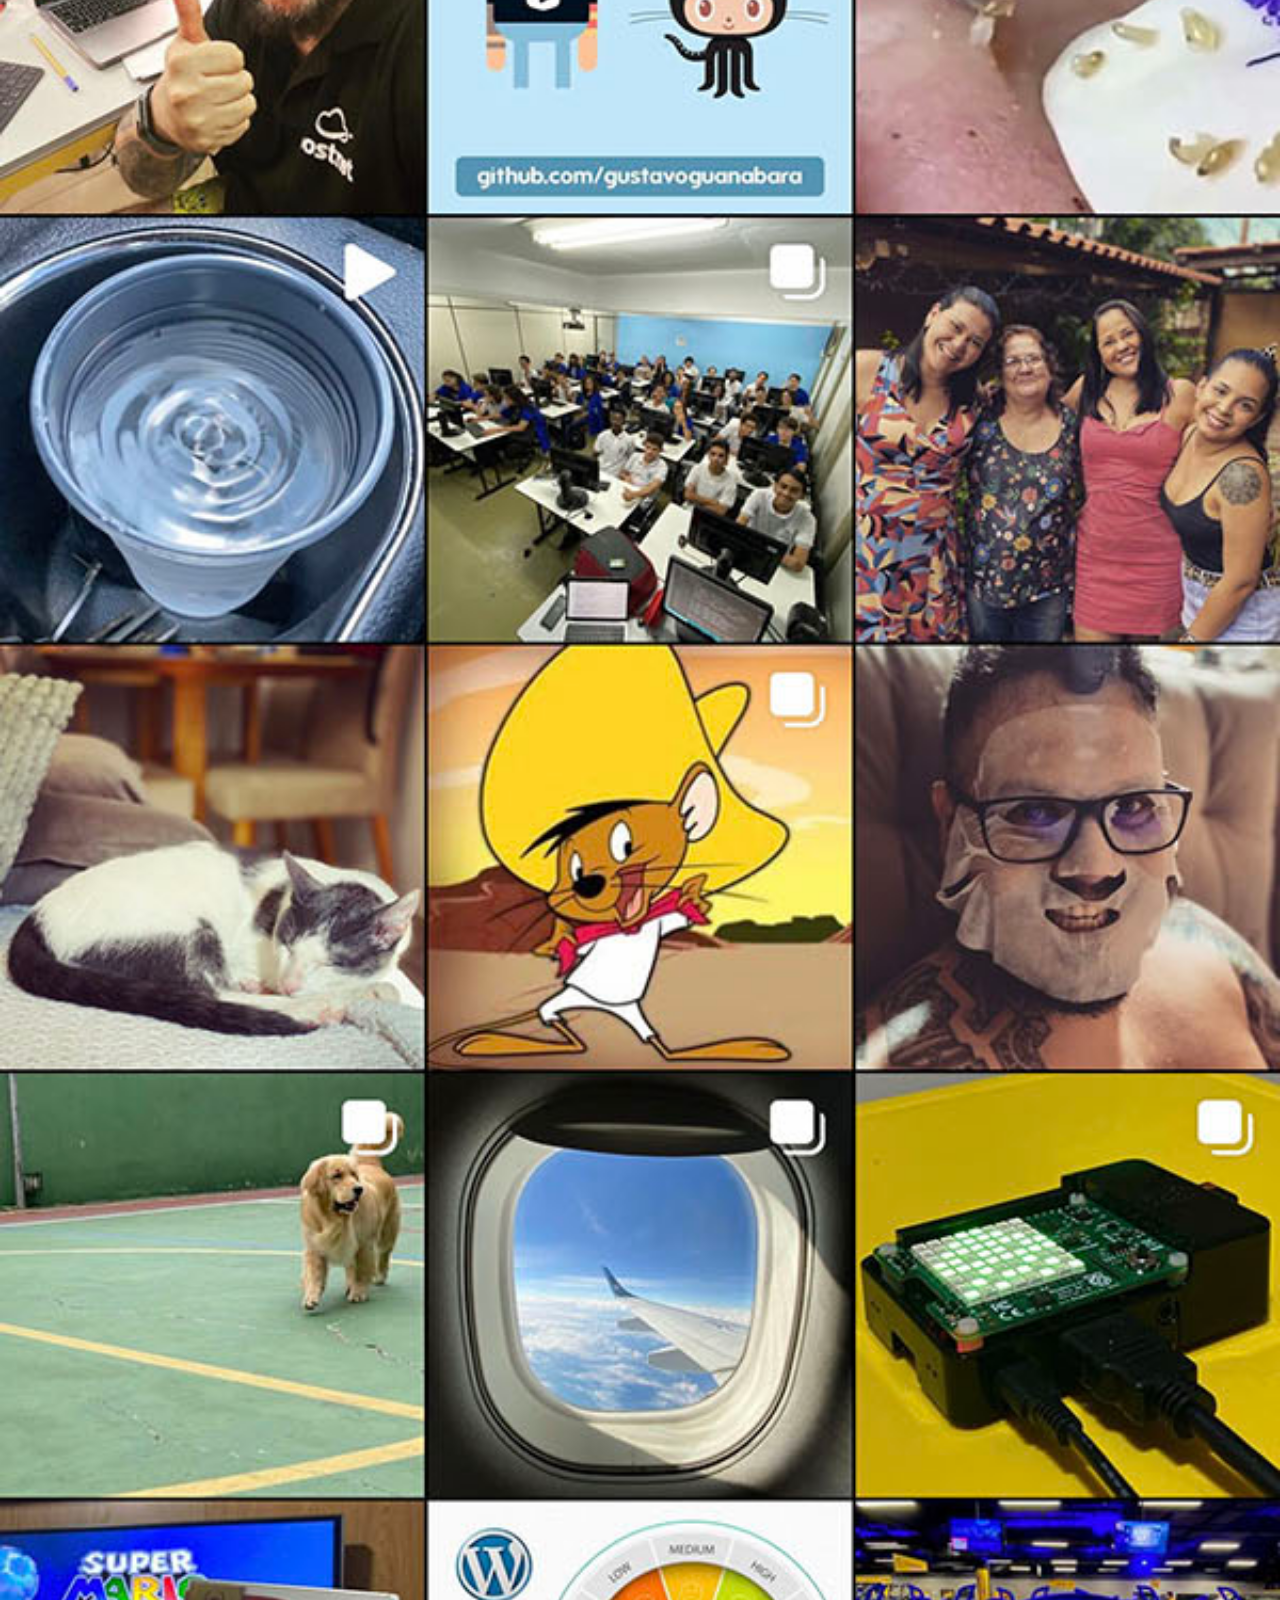
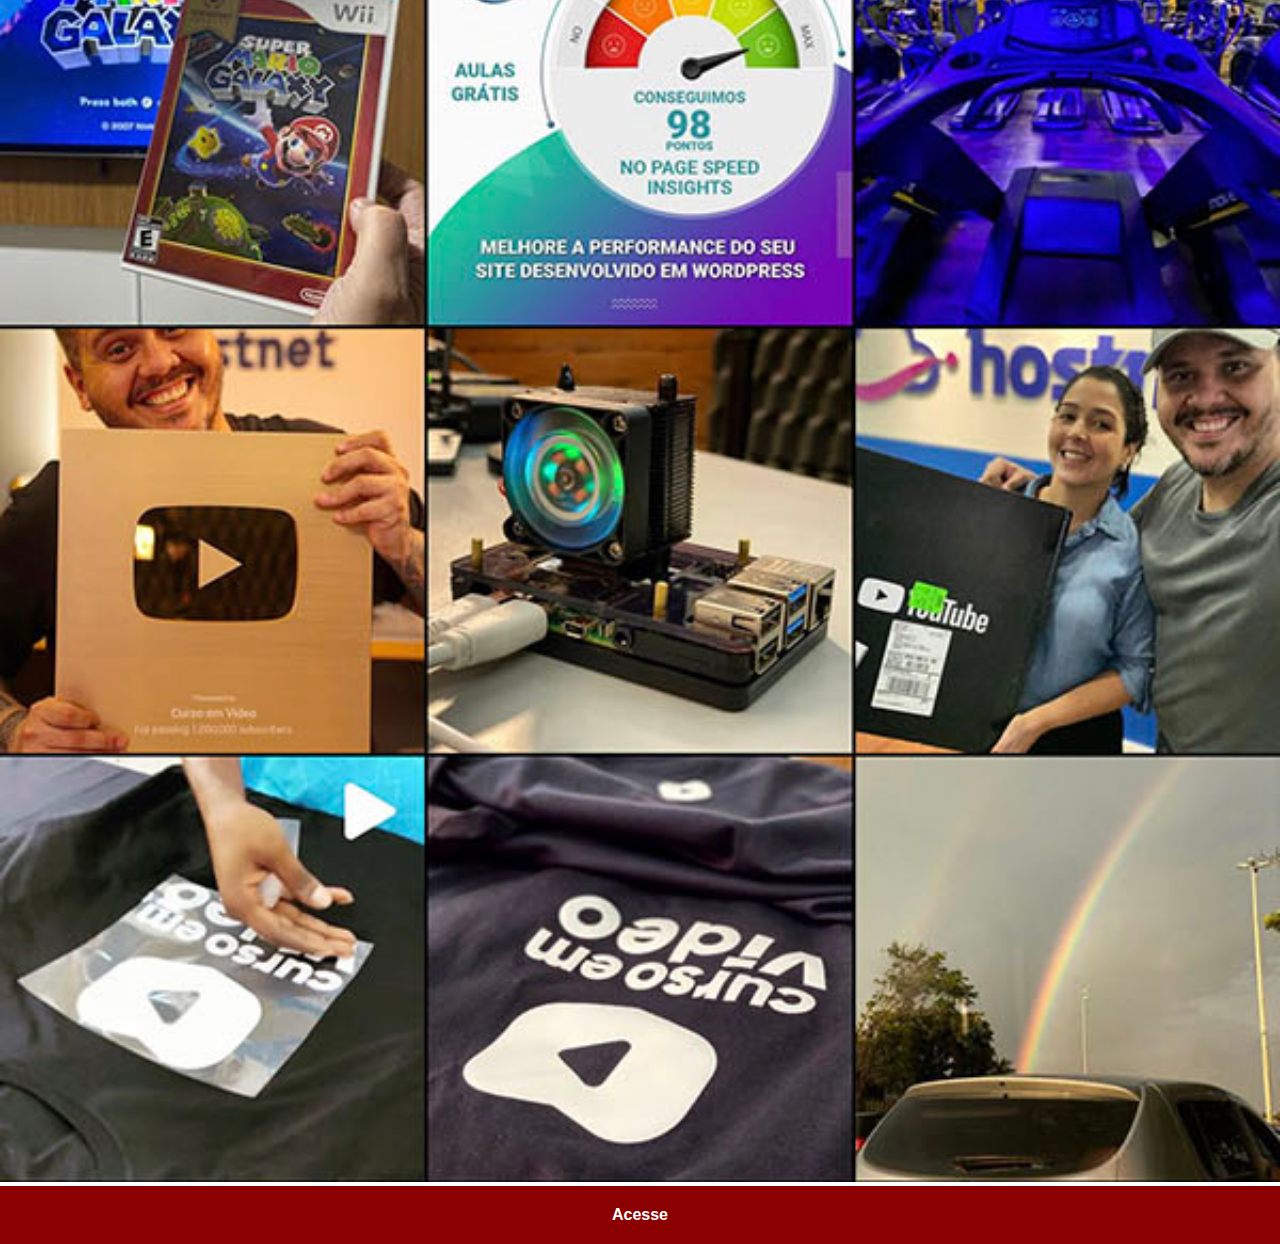
<file: instagram.html>
<!DOCTYPE html>
<html lang="pt-br">
<head>
  <meta charset="UTF-8">
  <meta name="viewport" content="width=device-width, initial-scale=1.0">
  <link rel="stylesheet" href="estilos/social.css">
  <title>Instagram</title>
</head>
<body>
  <img src="imagens/tela-instagram.jpg" alt="Instagram">
  <a href="https://www.instagram.com/gustavoguanabara/" target="_blank">Acesse</a>

</body>
</html>
</file>
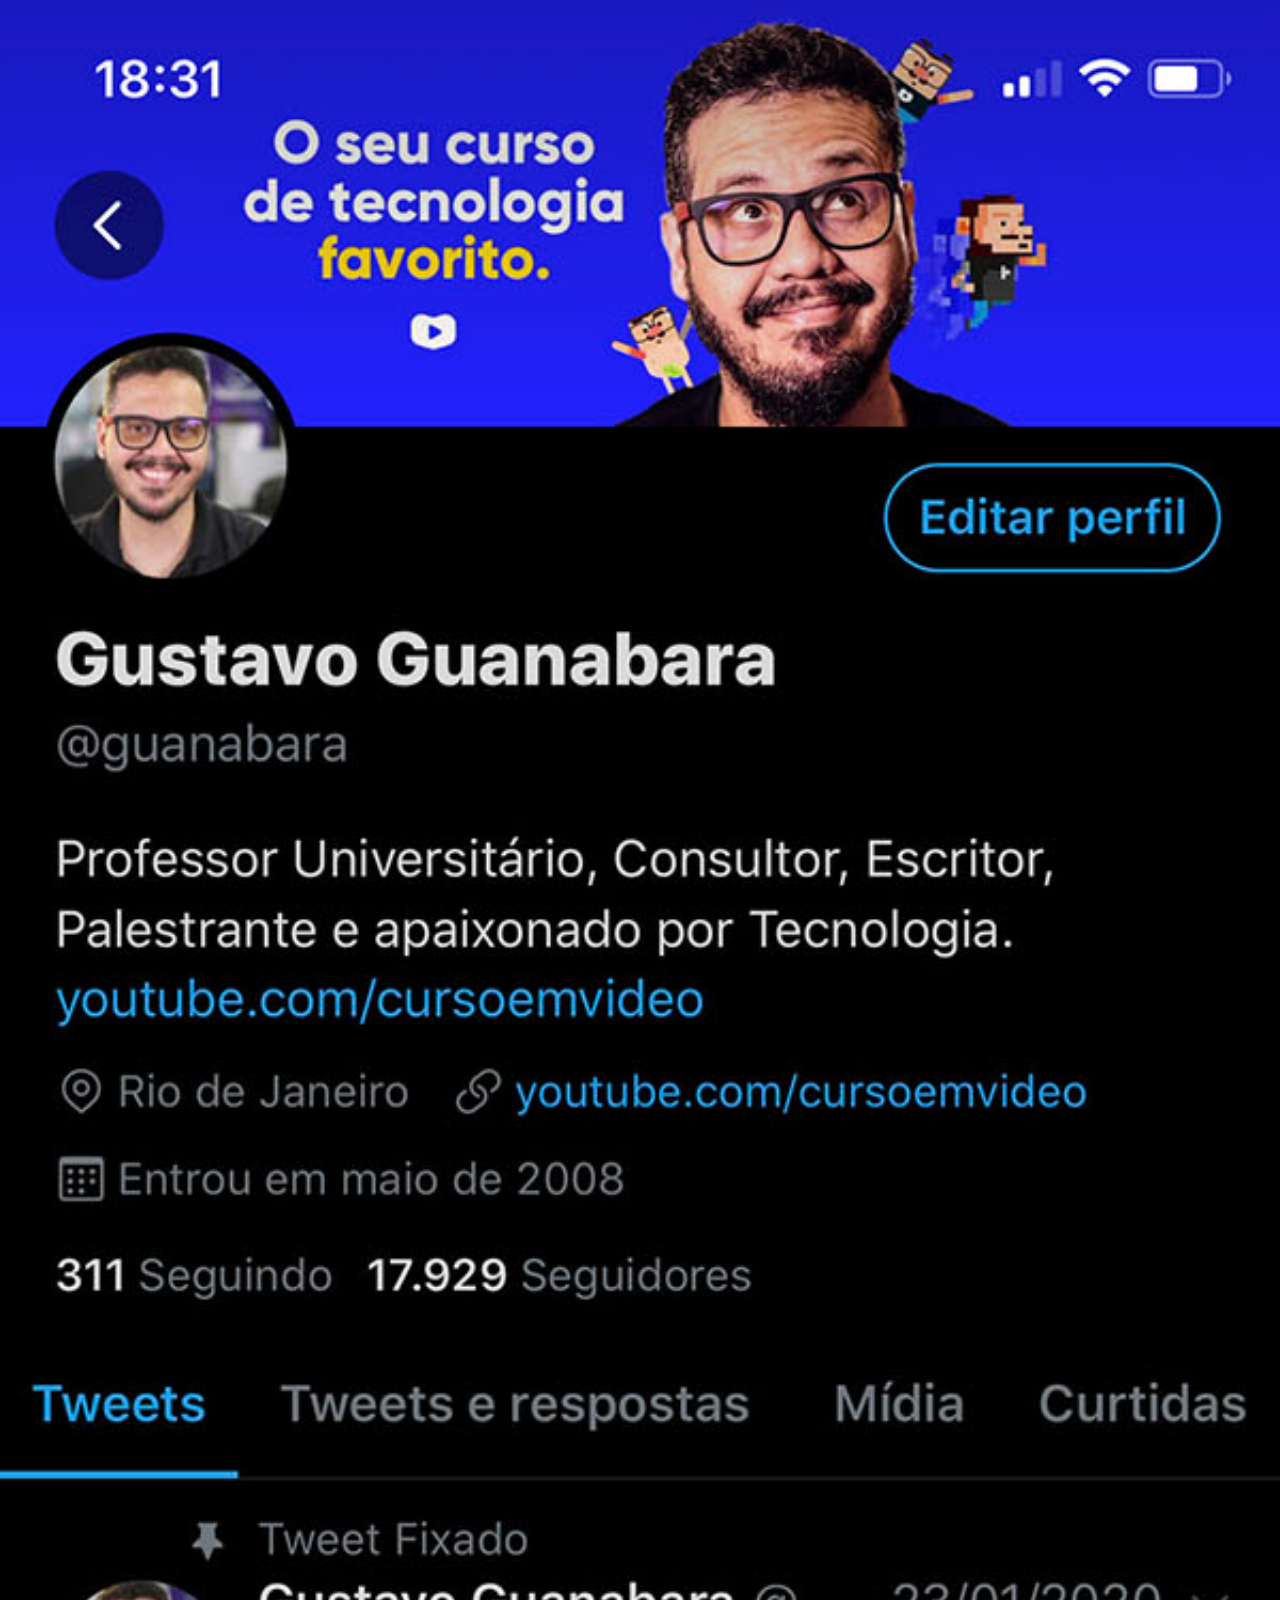
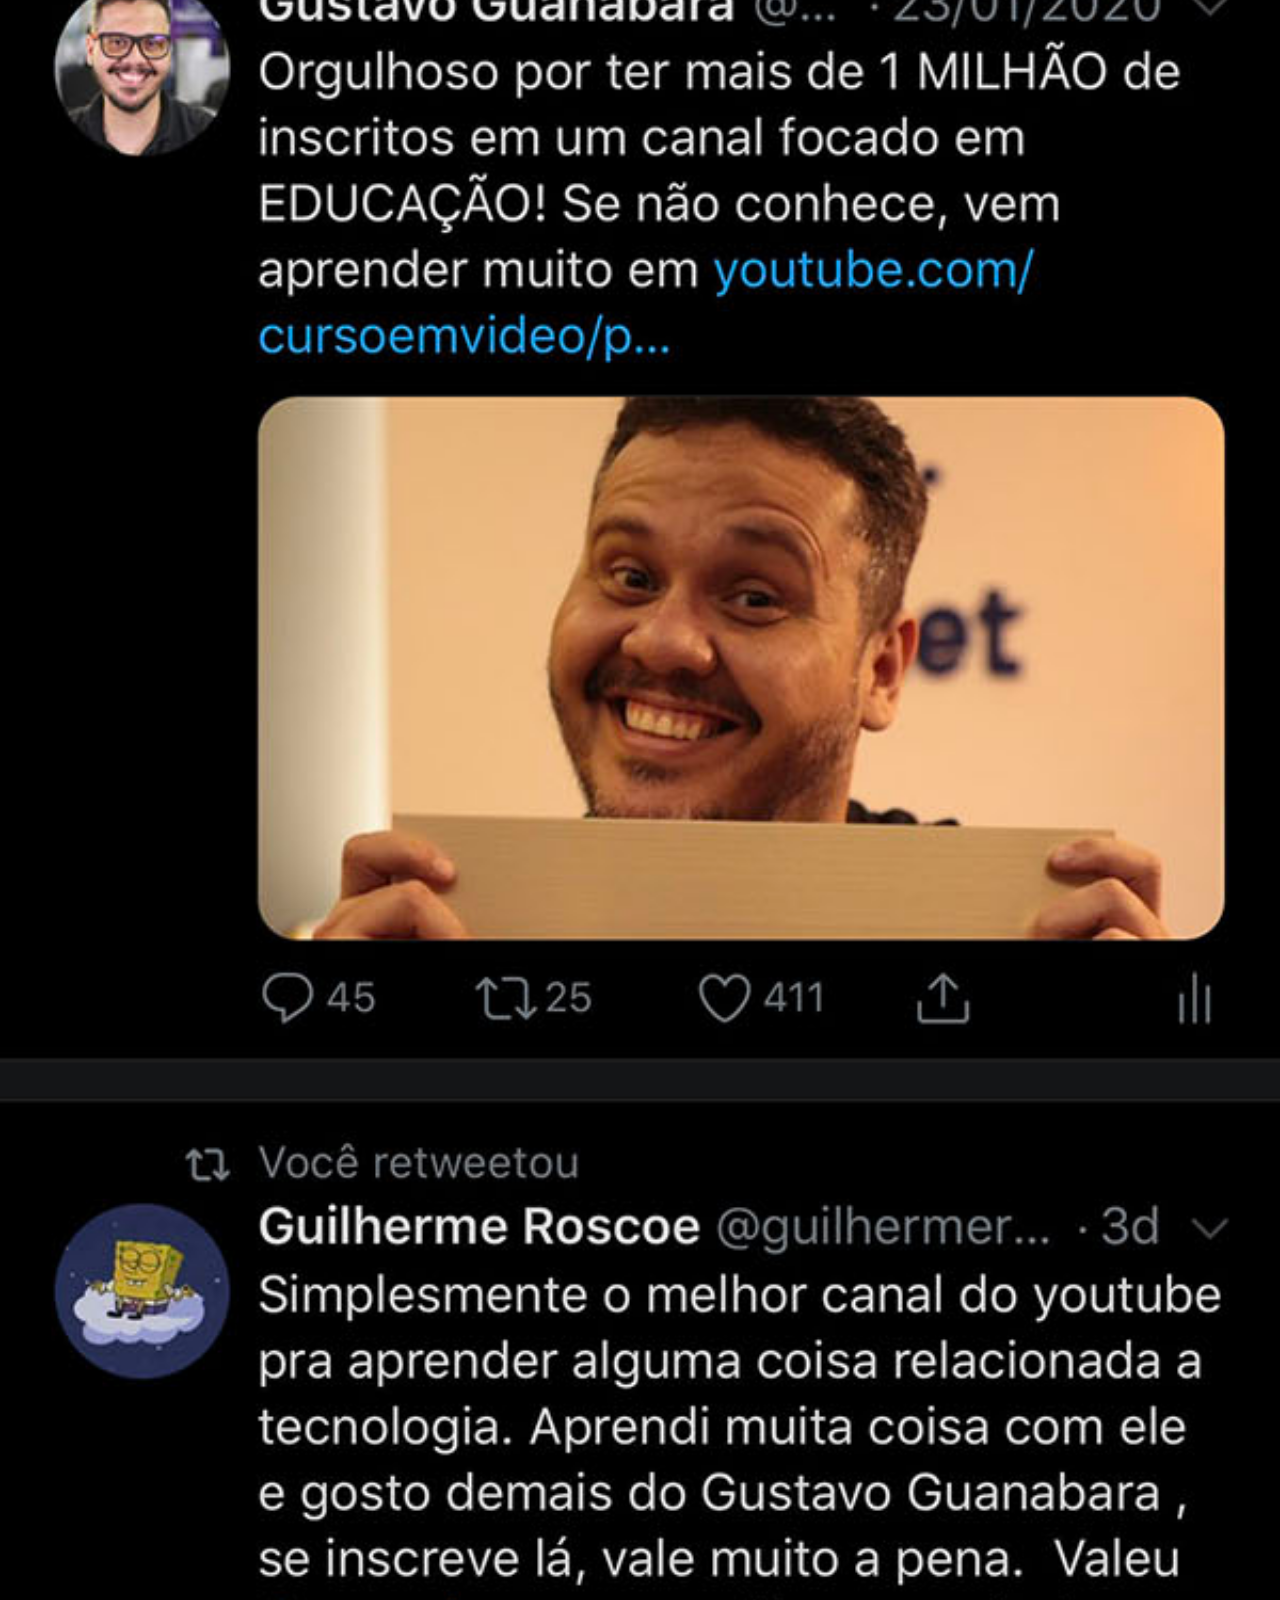
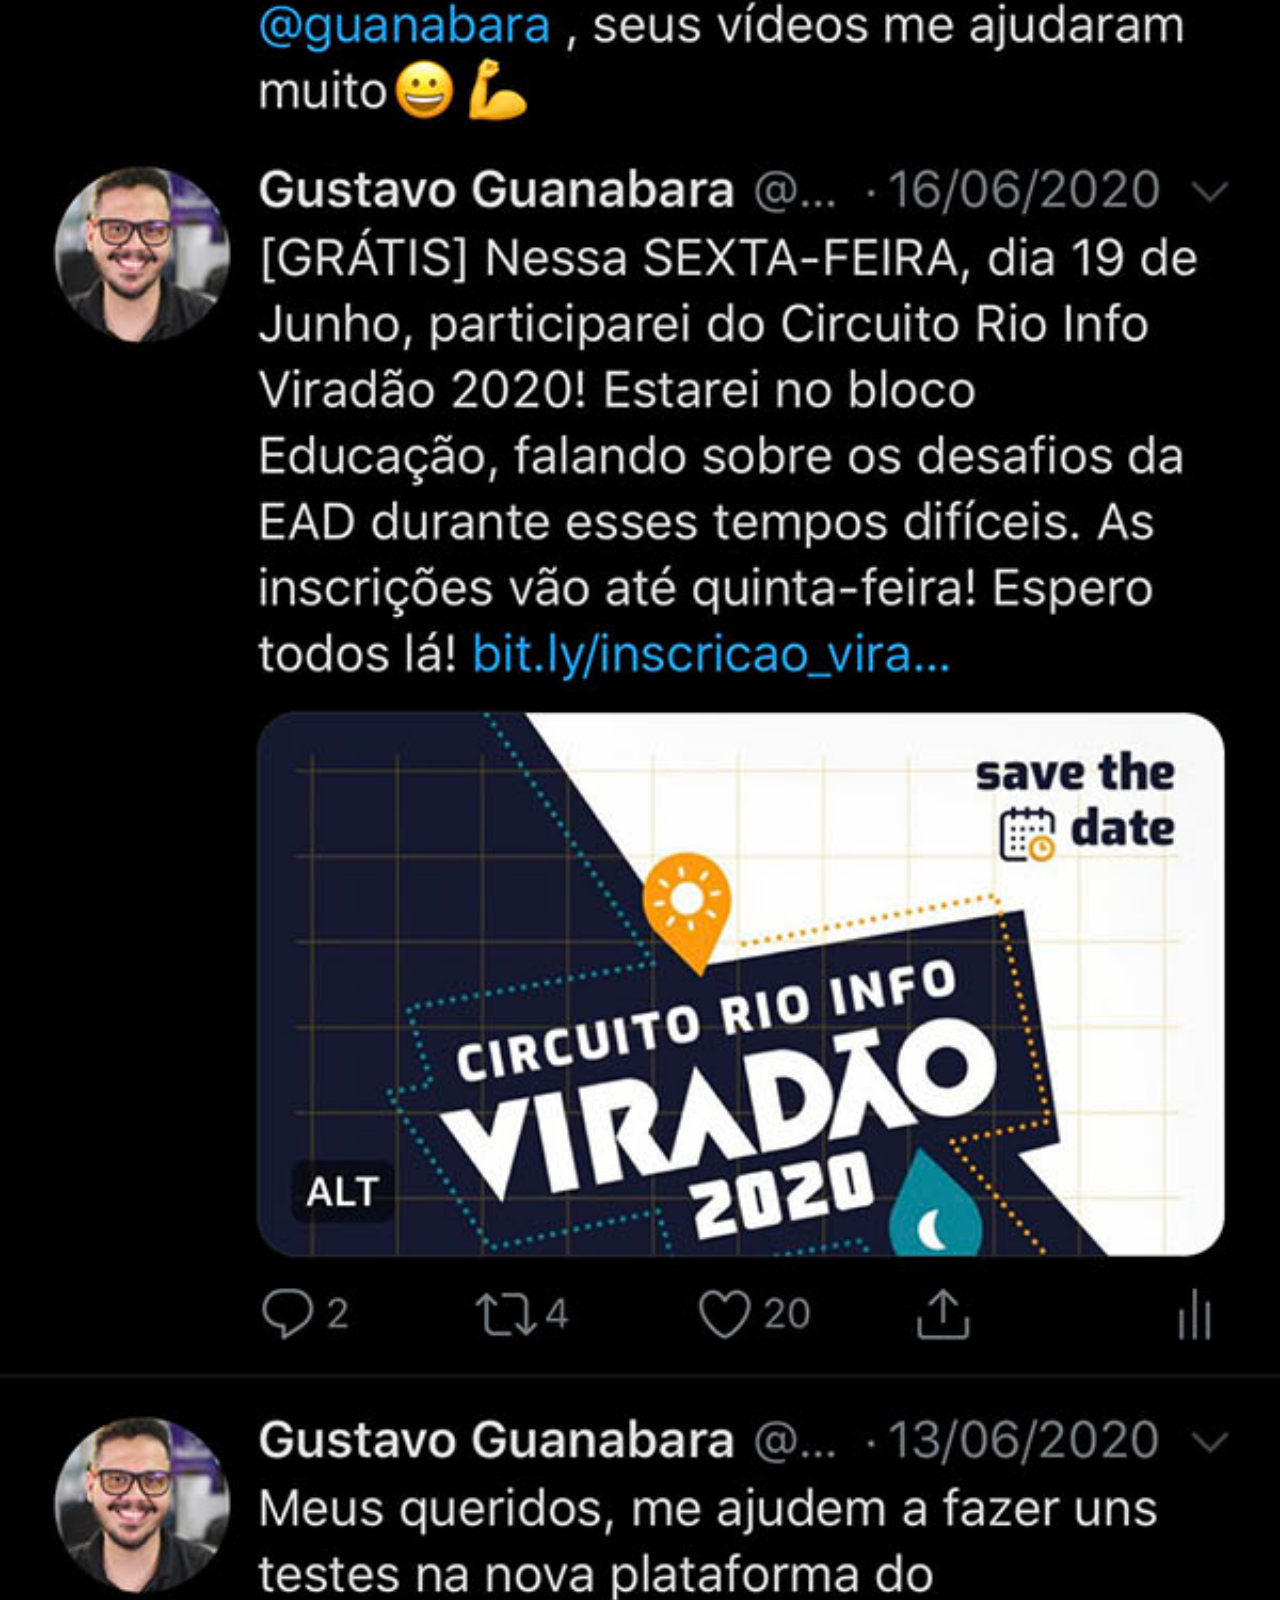
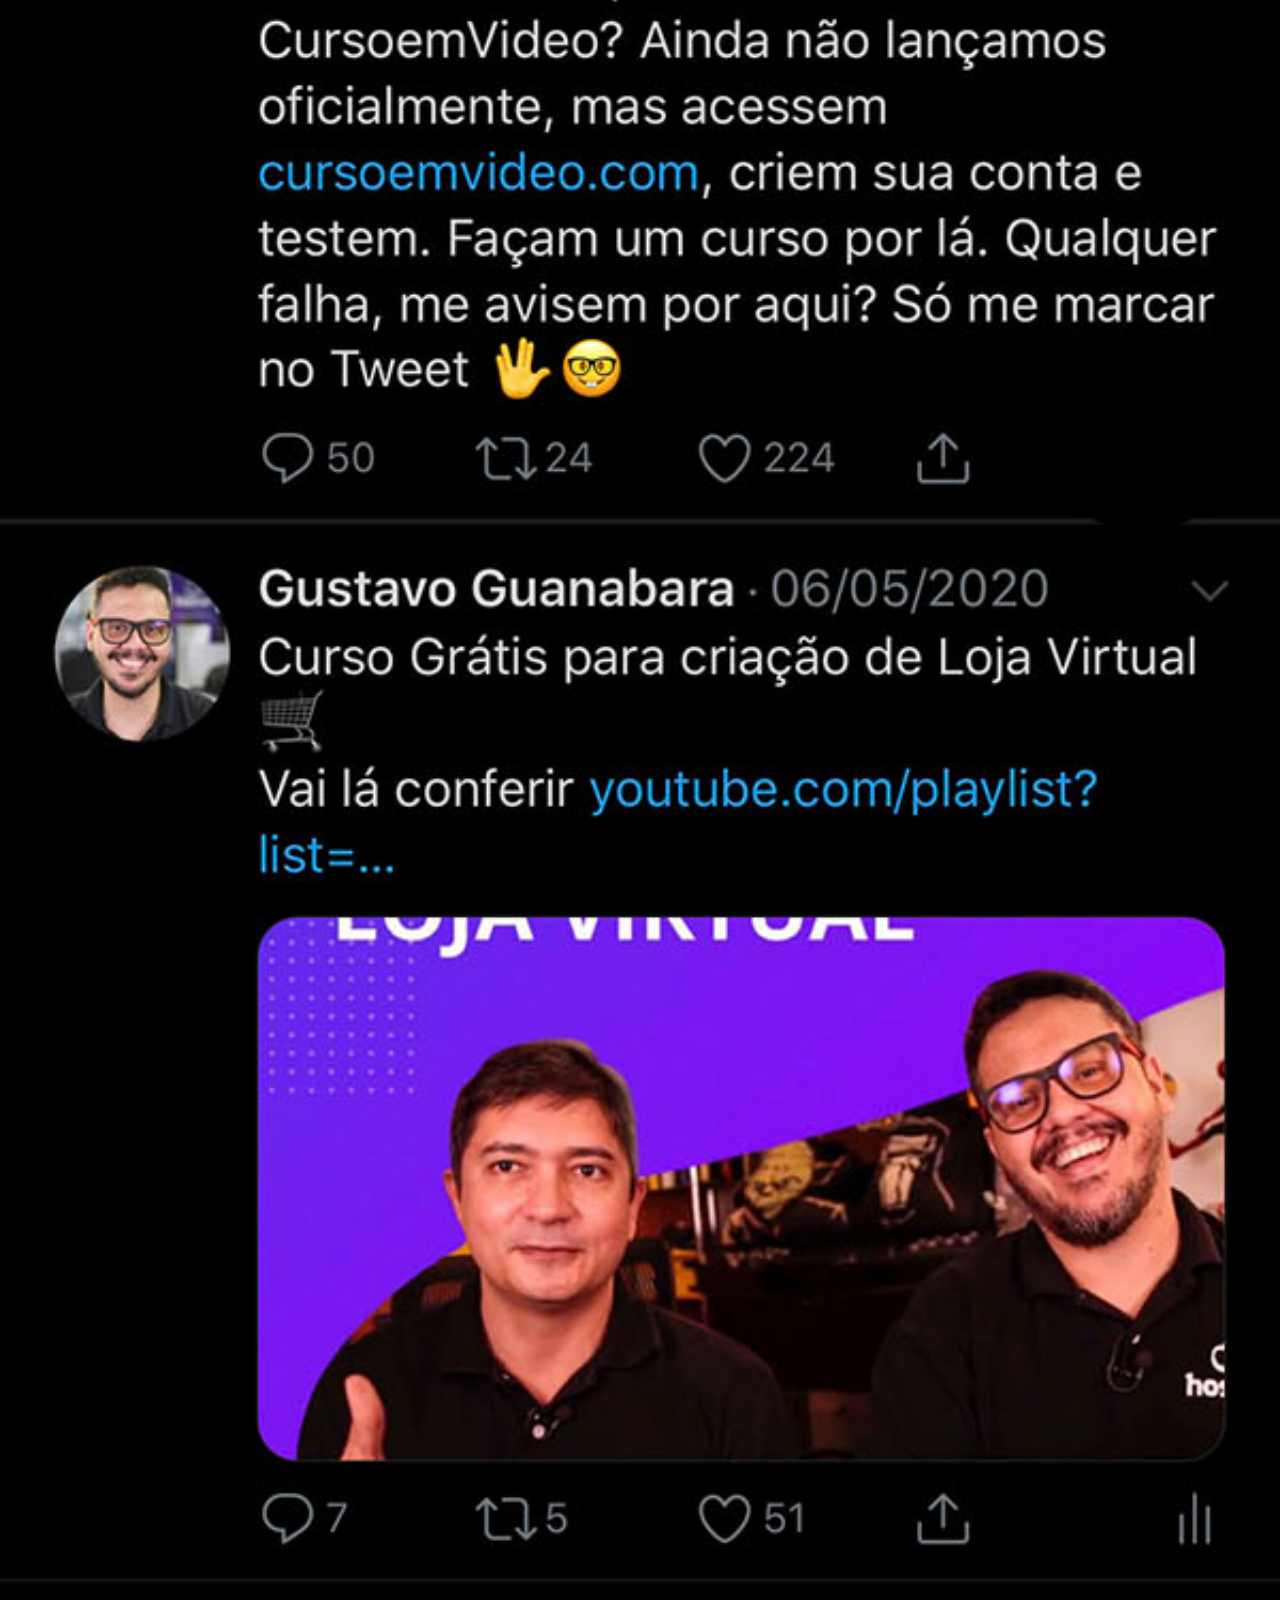
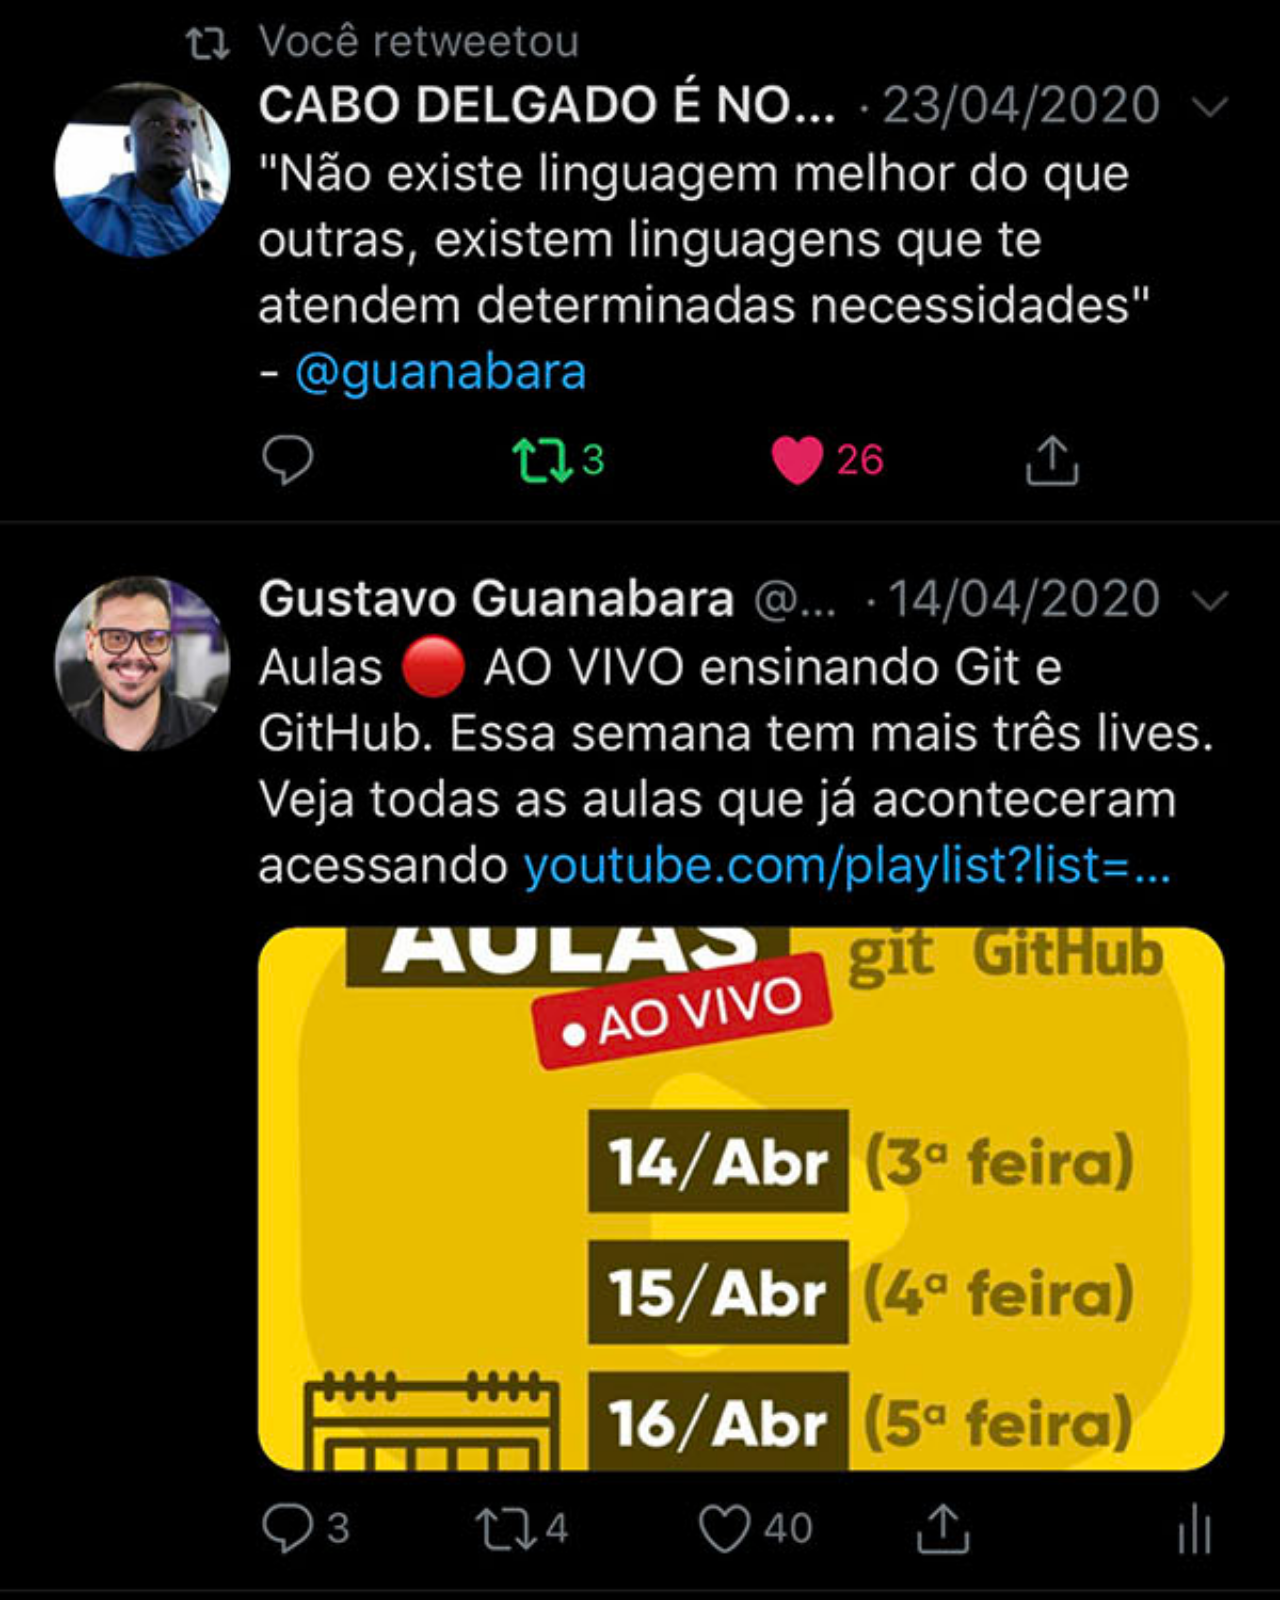
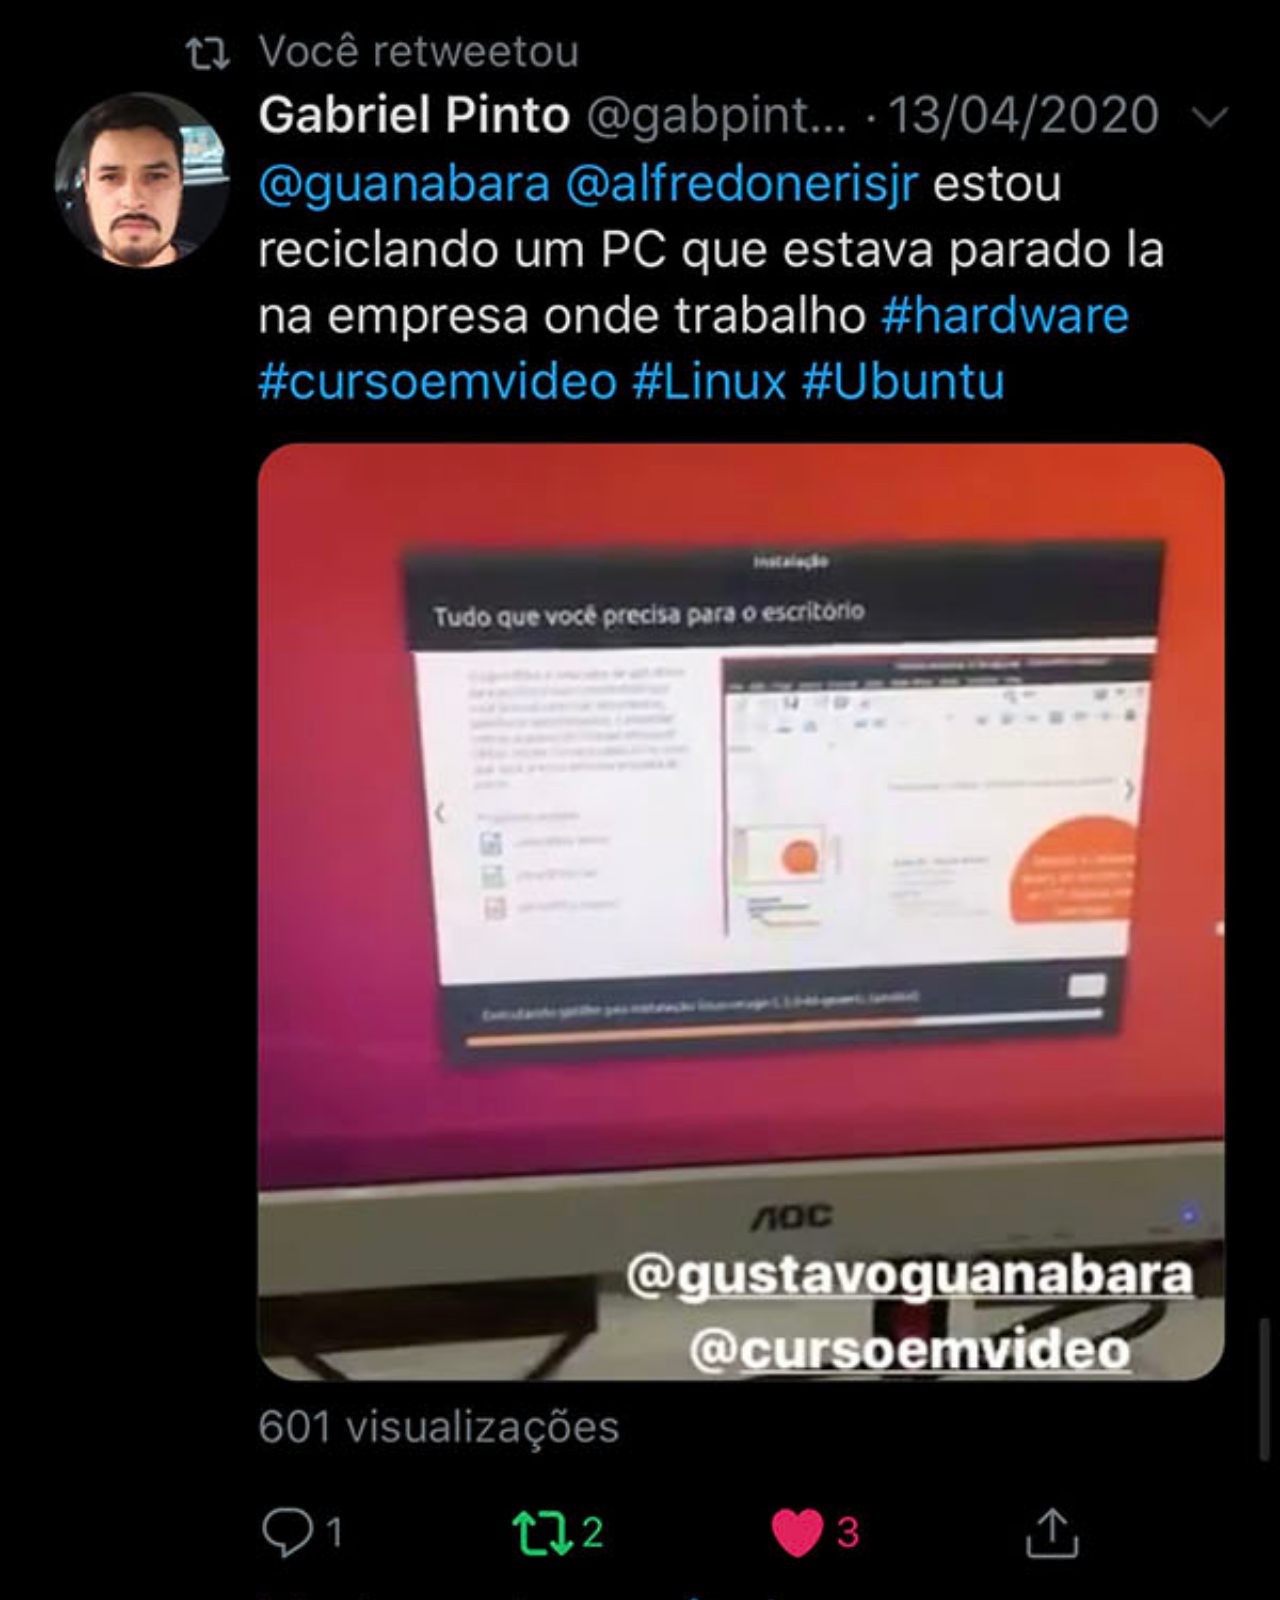
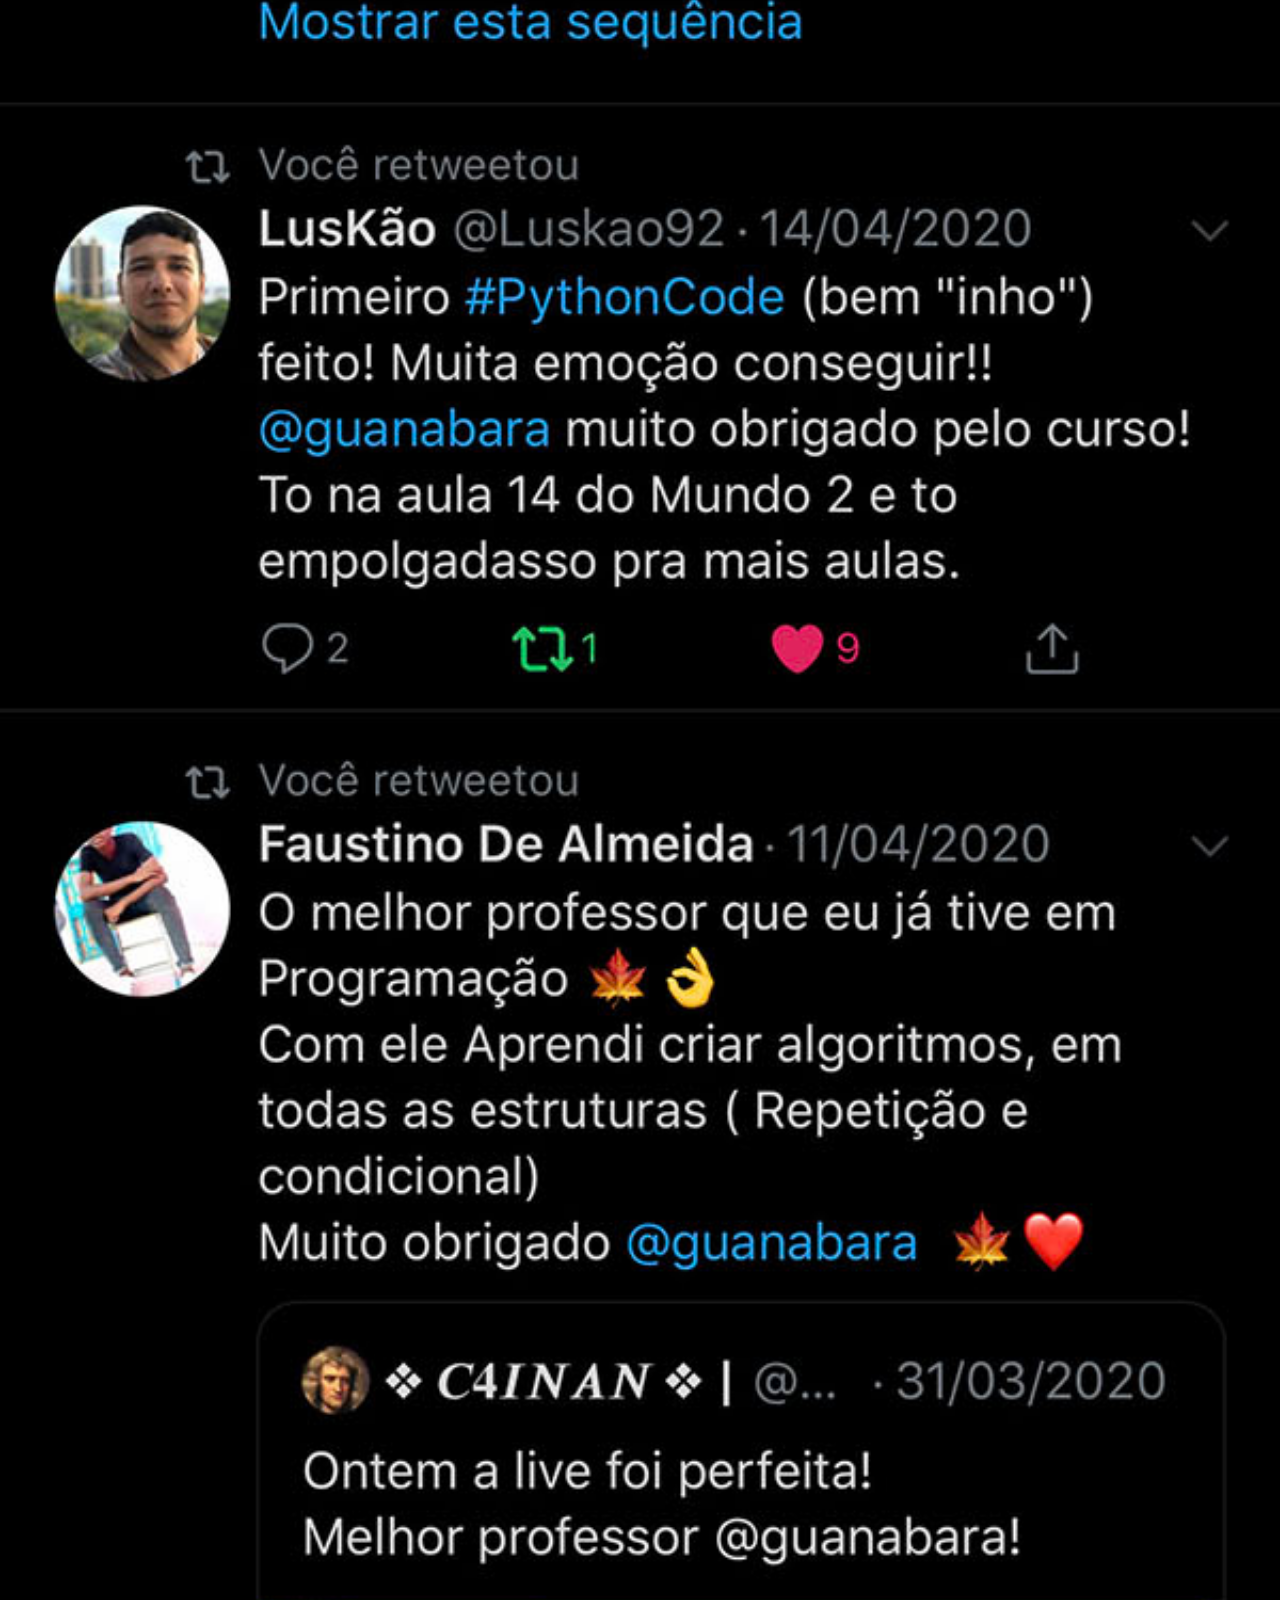
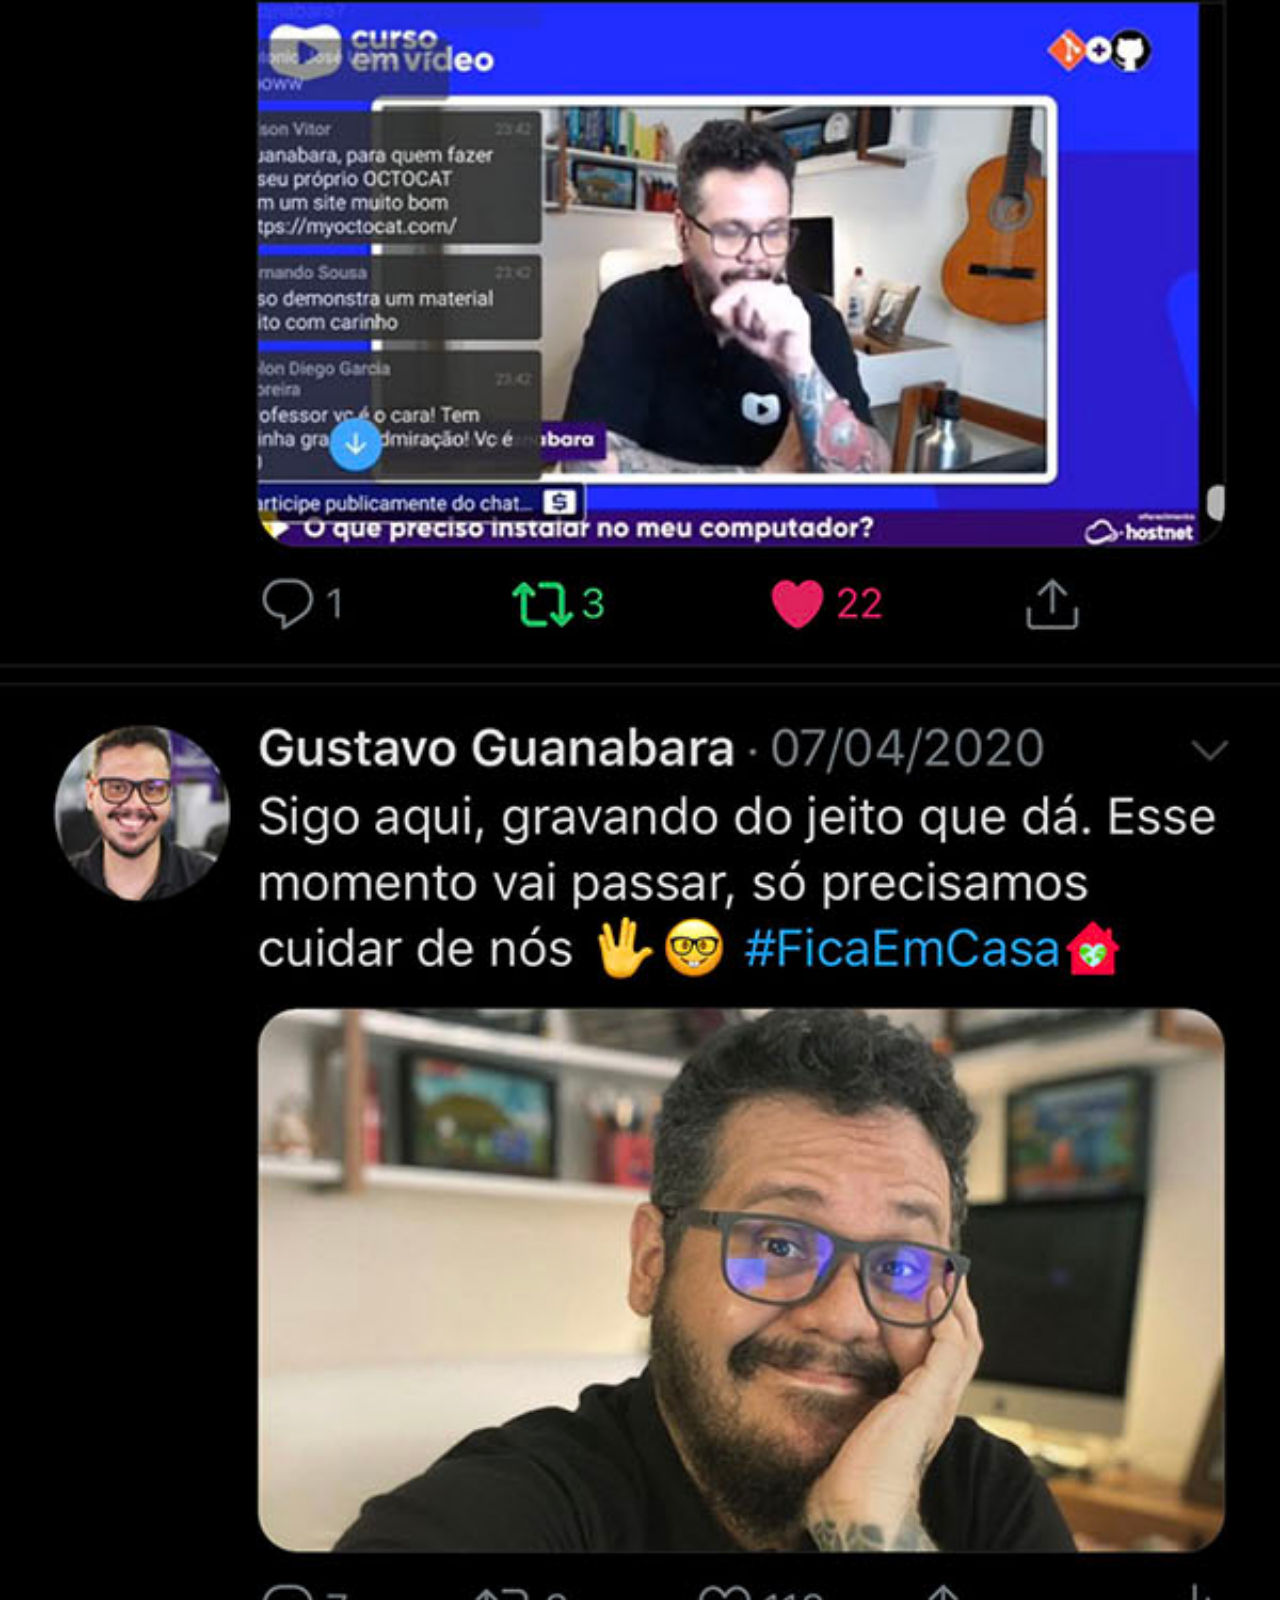
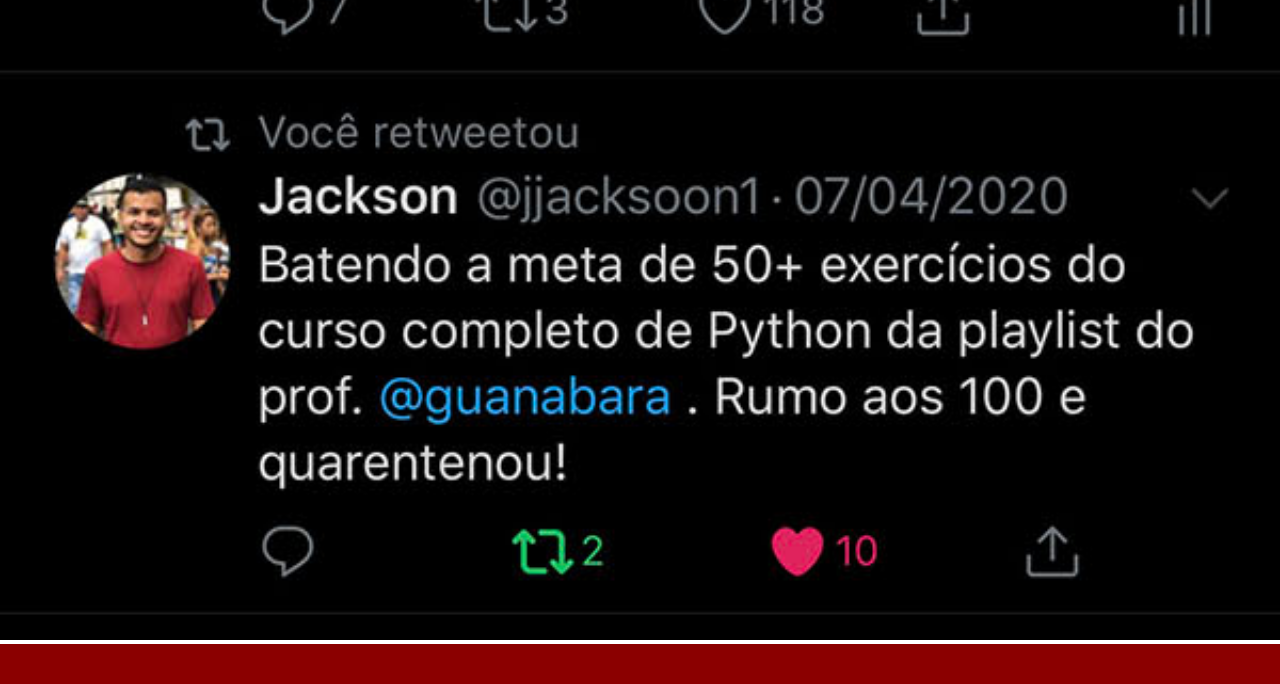
<file: twiter.html>
<!DOCTYPE html>
<html lang="pt-br">
<head>
  <meta charset="UTF-8">
  <meta name="viewport" content="width=device-width, initial-scale=1.0">
  <link rel="stylesheet" href="estilos/social.css">
  <title>Twitter</title>
</head>
<body>
  <img src="imagens/tela-twitter.jpg" alt="Instagram">
  <a href="https://x.com/?lang=pt-br" target="_blank"></a>
</body>
</html>
</file>
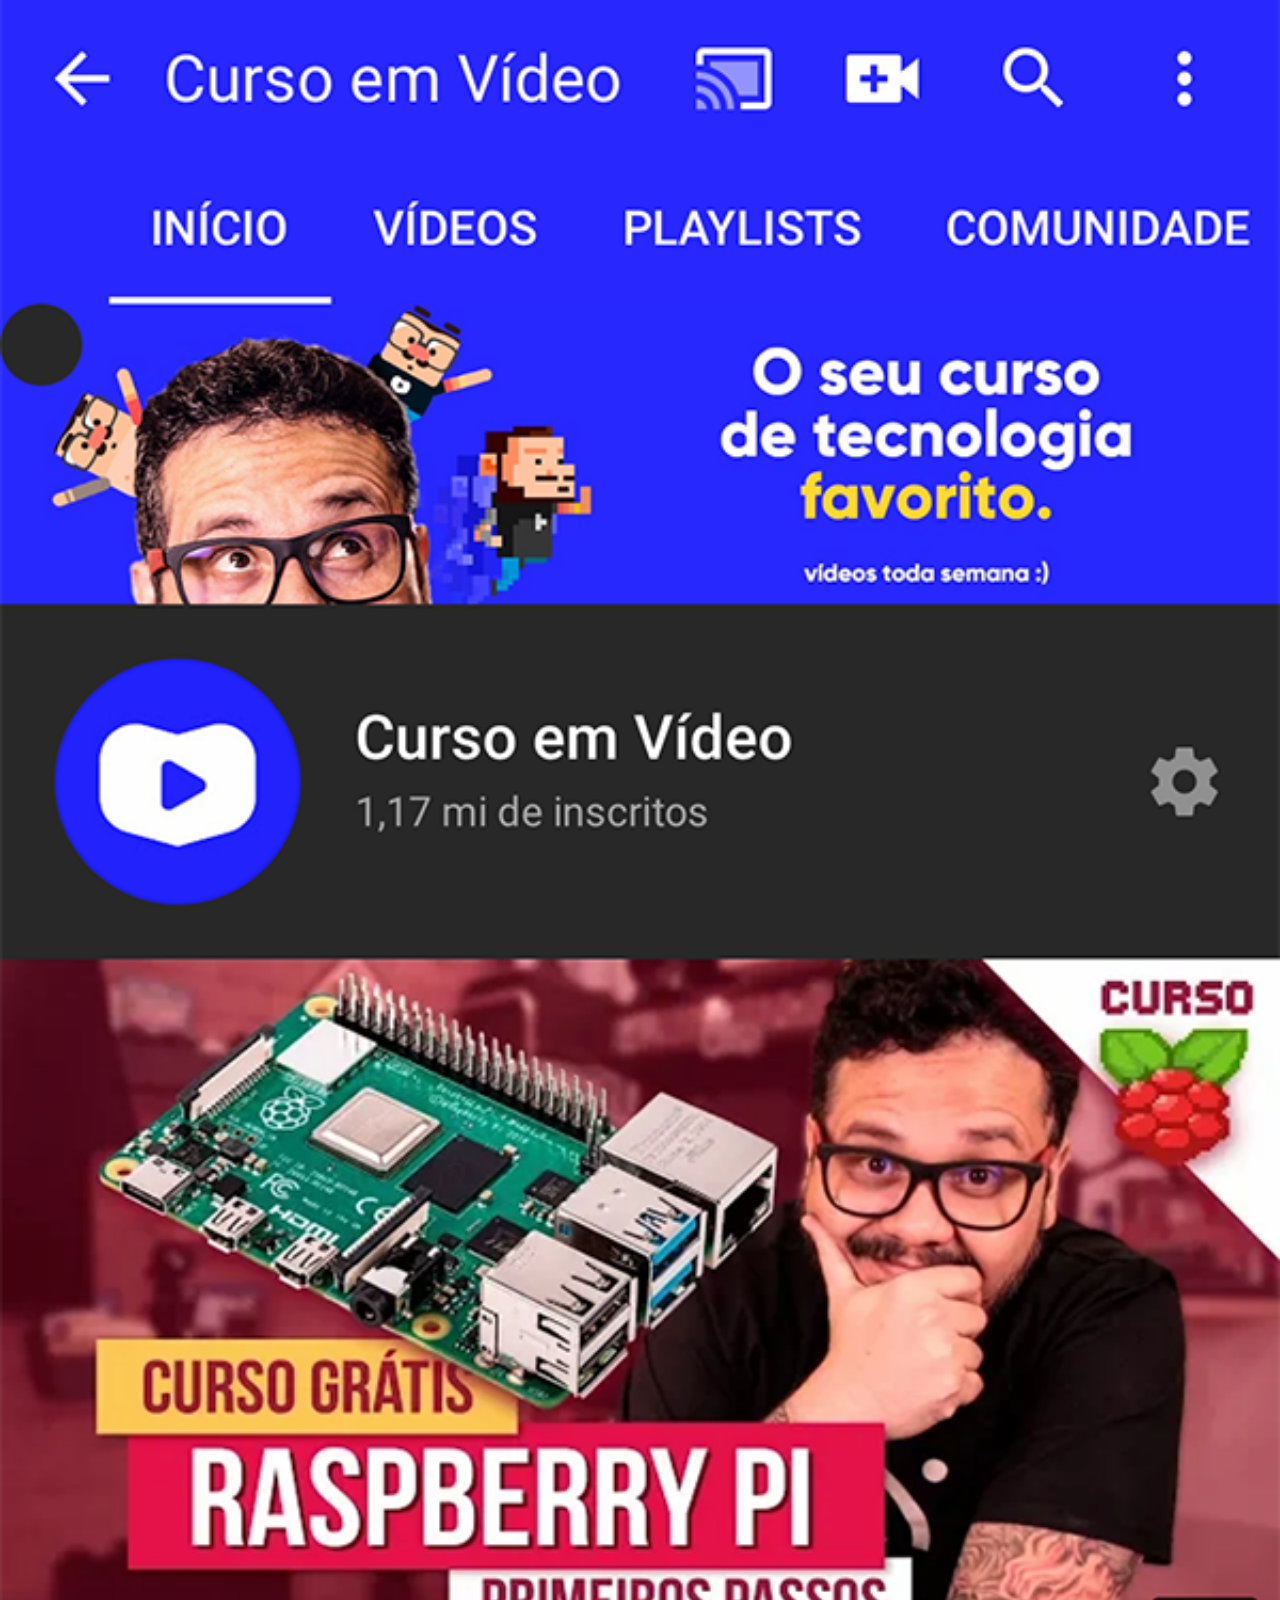
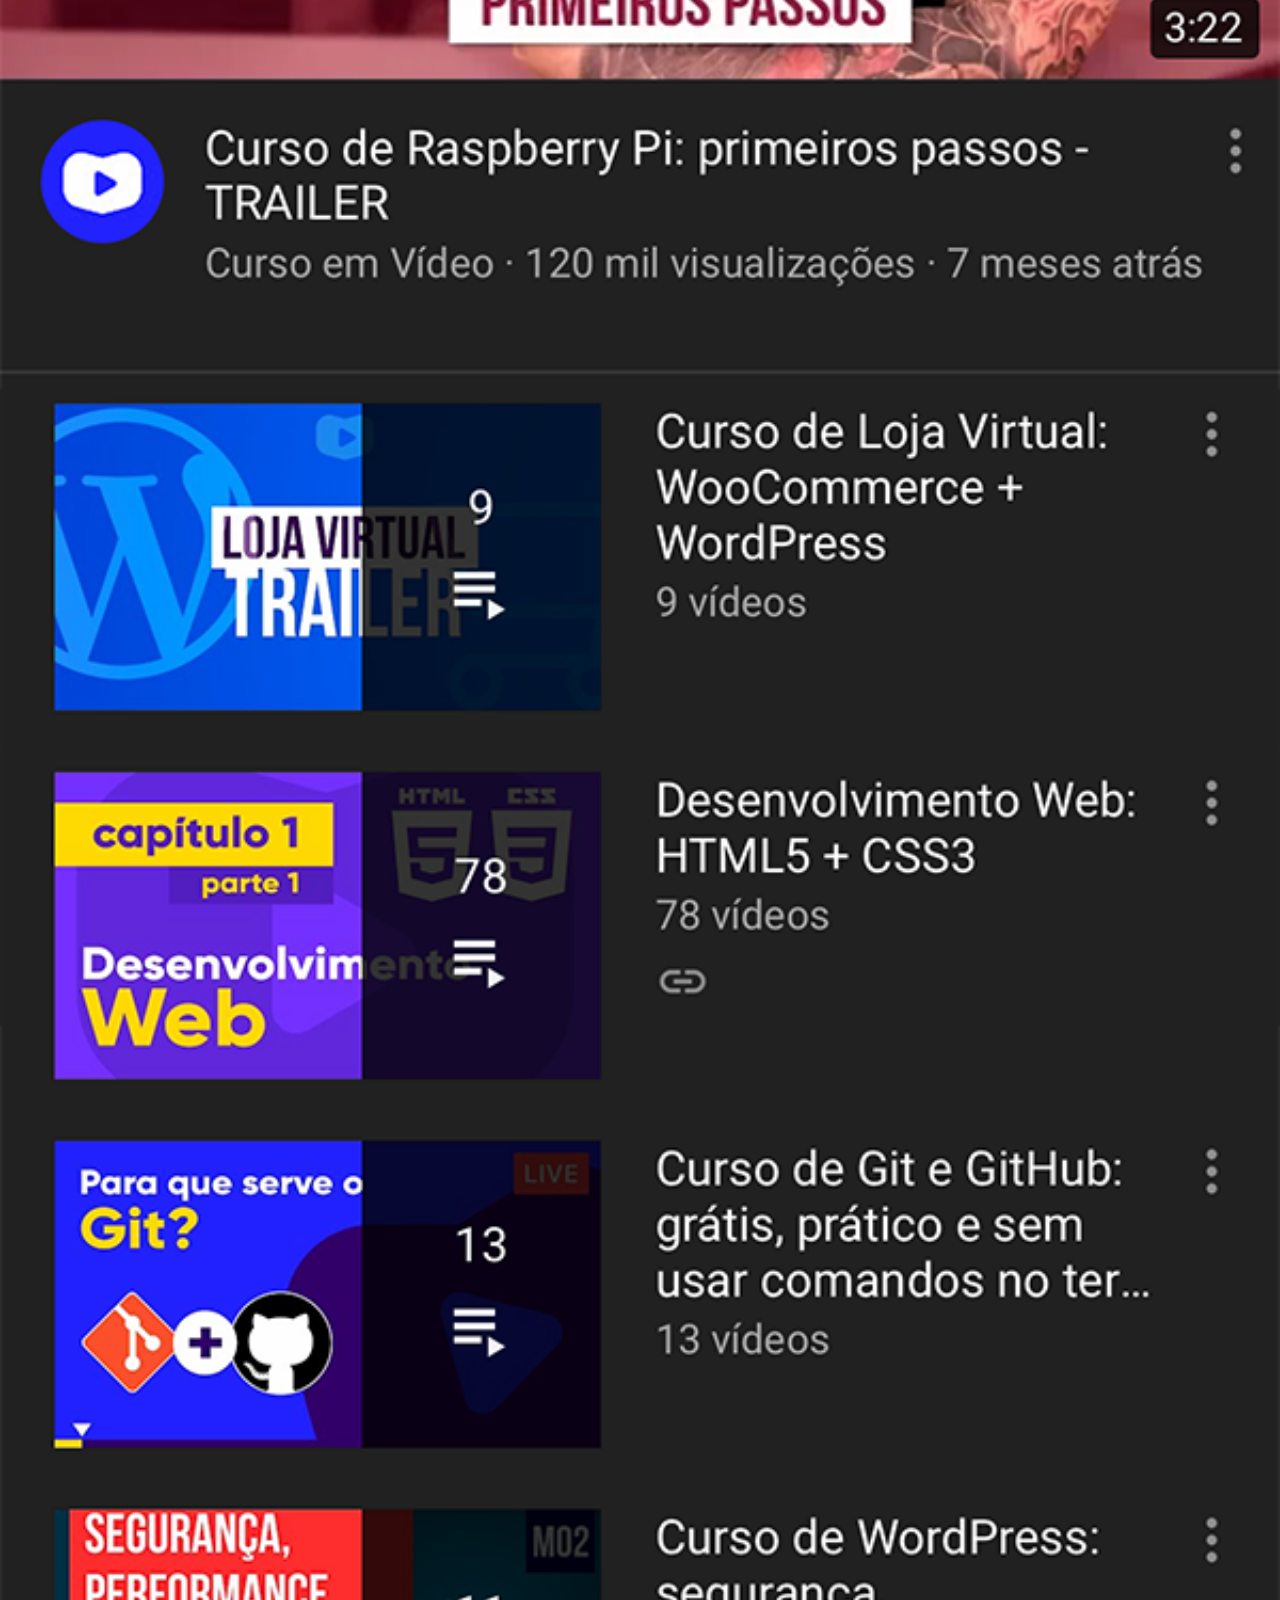
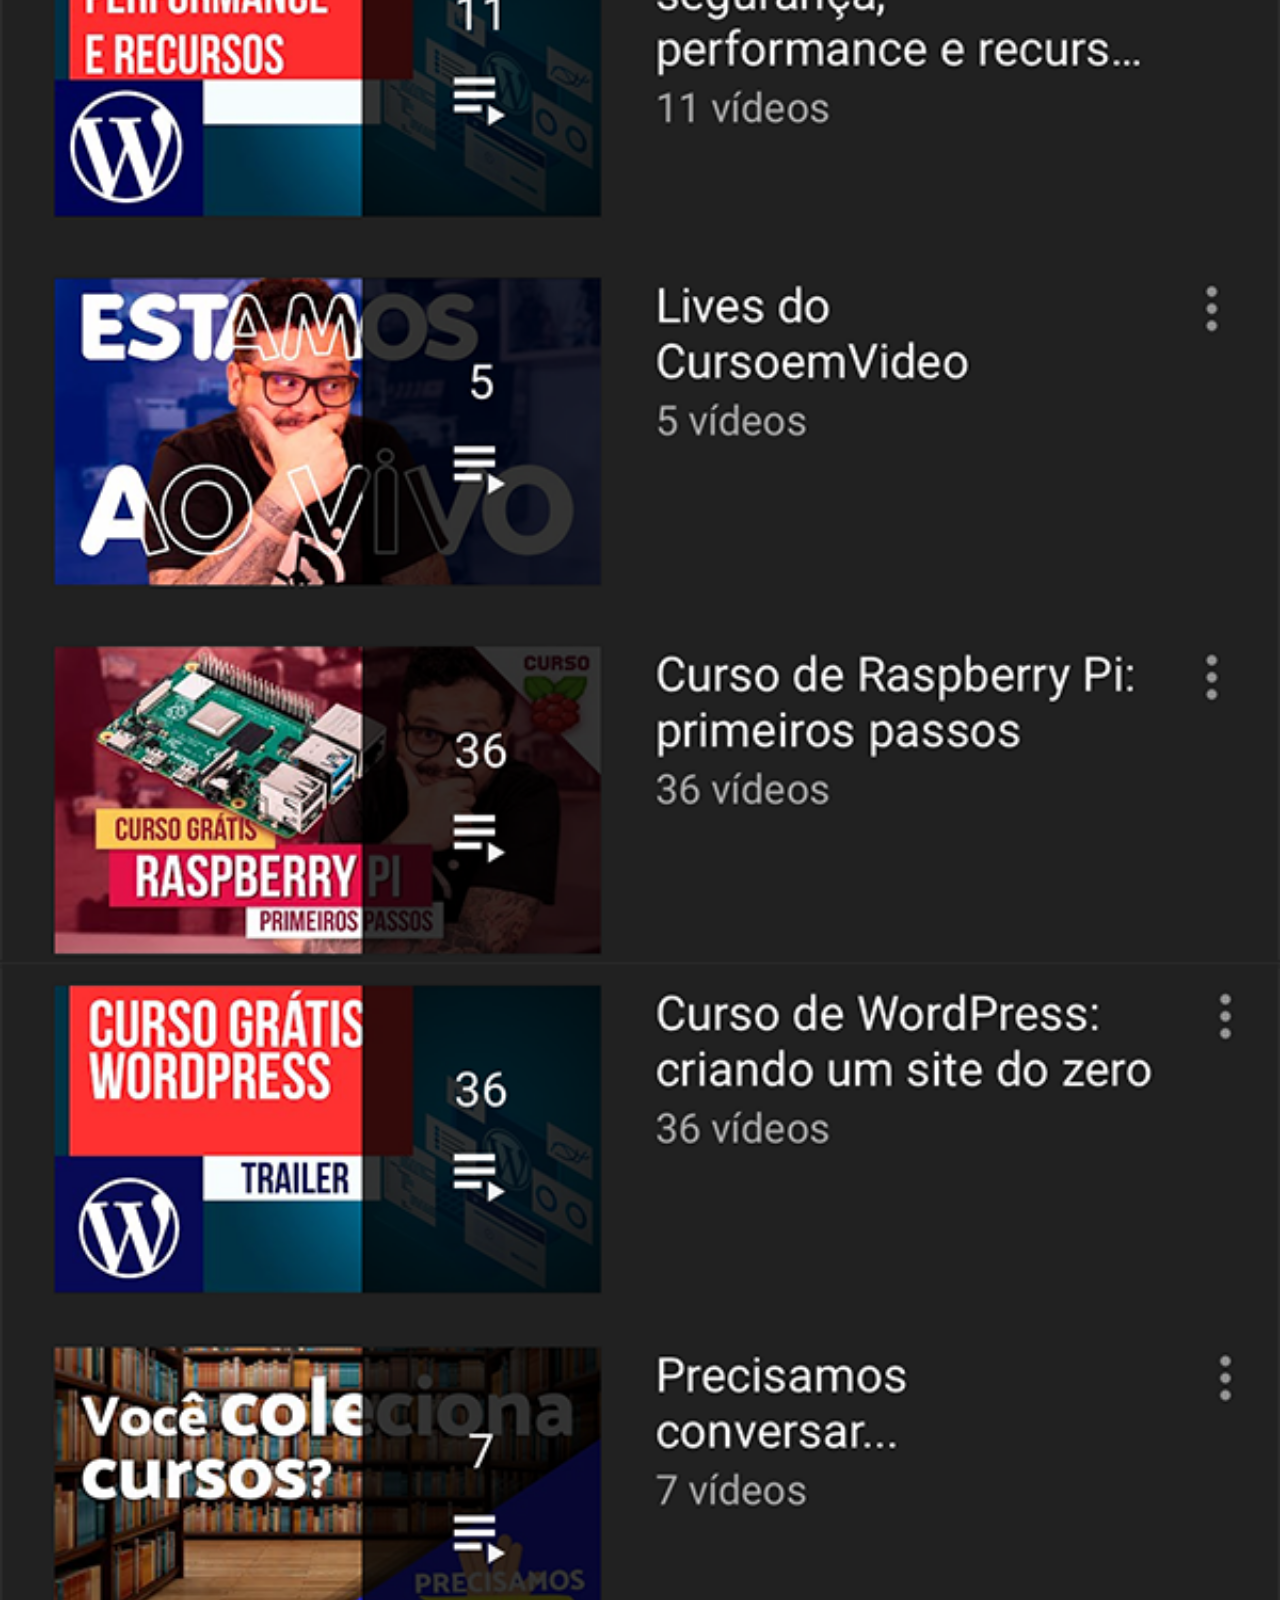
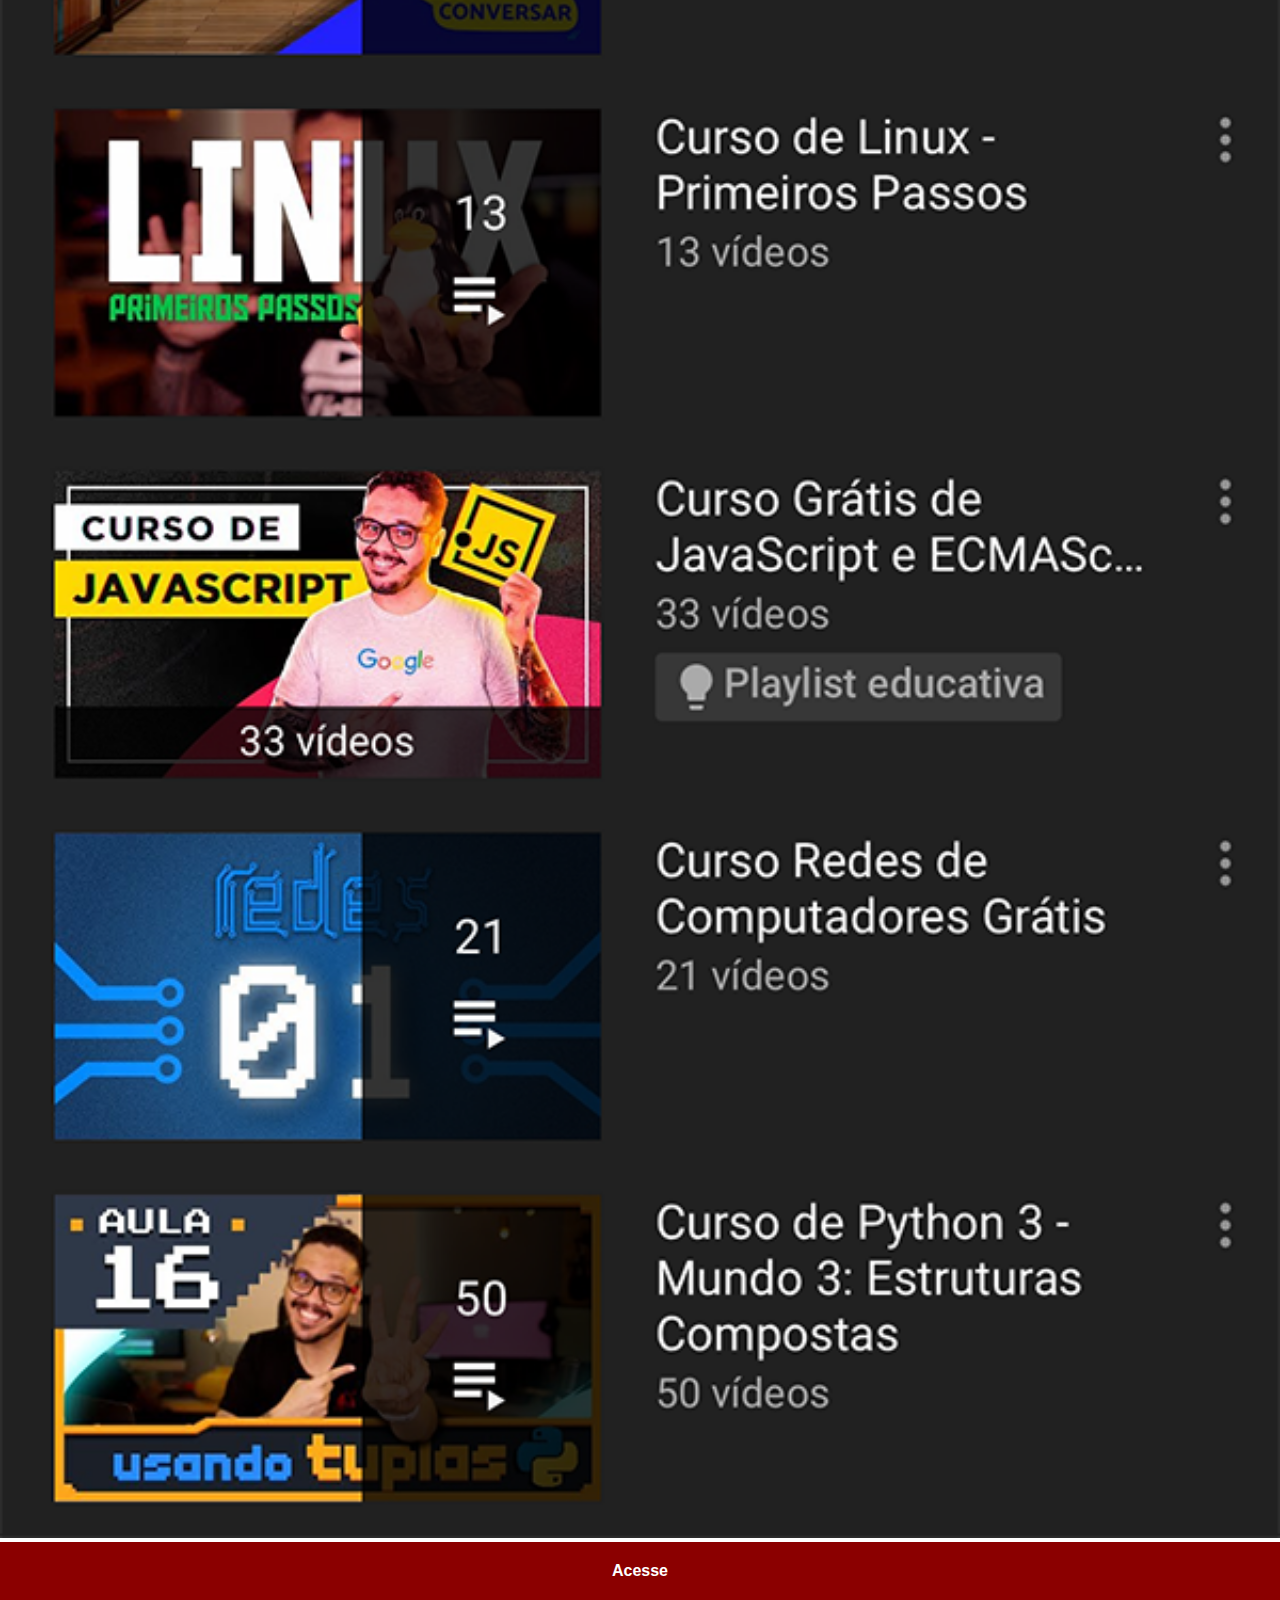
<file: youtube.html>
<!DOCTYPE html>
<html lang="pt-br">
<head>
  <meta charset="UTF-8">
  <meta name="viewport" content="width=device-width, initial-scale=1.0">
  <link rel="stylesheet" href="estilos/social.css">
</head>
<body>
  <img src="imagens/tela-youtube.png" alt="YouTube">
  <a href="https://www.youtube.com/user/cursoemvideo/playlists" target="_blank">Acesse</a>

</body>
</html>
</file>
<file: estilos/style.css>
@charset "UTF-8";

* {
  margin: 0px;
  padding: 0px;
  font-family: Arial, Helvetica, sans-serif;
}

html, body {
  height: 100vh;
  width: 100vw;
  background-color: black;
}

body {
  background: url('../imagens/fundo-madeira.jpg') no-repeat top center;
  background-size: cover;
  background-attachment: fixed;
}

main {
  height: 100vh;
  position: relative;
}

section#telefone {
  position: absolute;
  top: 50%;
  left: 50%;
  transform: translate(-50%, -50%);

  height: 627px;
  width: 311px;
  background: url('../imagens/frame-iphone.png') no-repeat;
}

iframe#tela {
  position: relative;
  top: 80px;
  left: 22px;
  width: 267px;
  height: 471px;
}

section#redes-sociais {
  text-align: right;
}

section#redes-sociais  img {
  width: 50px;
  margin: 10px;
  border-radius: 50%;
  box-shadow: 2px 2px 5px rgba(0, 0, 0, 0.411);
  box-sizing: border-box;
}

section#redes-sociais img:hover {
  border: 2px solid rgba(255, 255, 255, 0.61);
  transform: translate(-3px, -3px);
  box-shadow: 5px 5px 10px rgba(0, 0, 0, 0.527);
  transition: transform 0.5s, border 1s;
}
</file>
<file: estilos/social.css>
@charset "UTF-8";
* {
  margin: 0px;
  padding: 0px;
  font-family: Arial, Helvetica, sans-serif;
}

::-webkit-scrollbar {
  width: 0px;
  height: 0px;
}

img {
  width: 100vw;
}

a {
  display: block;
  background-color: darkred;
  padding: 20px;
  color: white;
  text-align: center;
  font-weight: bold;
  text-decoration: none;
}

a:hover {
  background-color: red;
}
</file>
